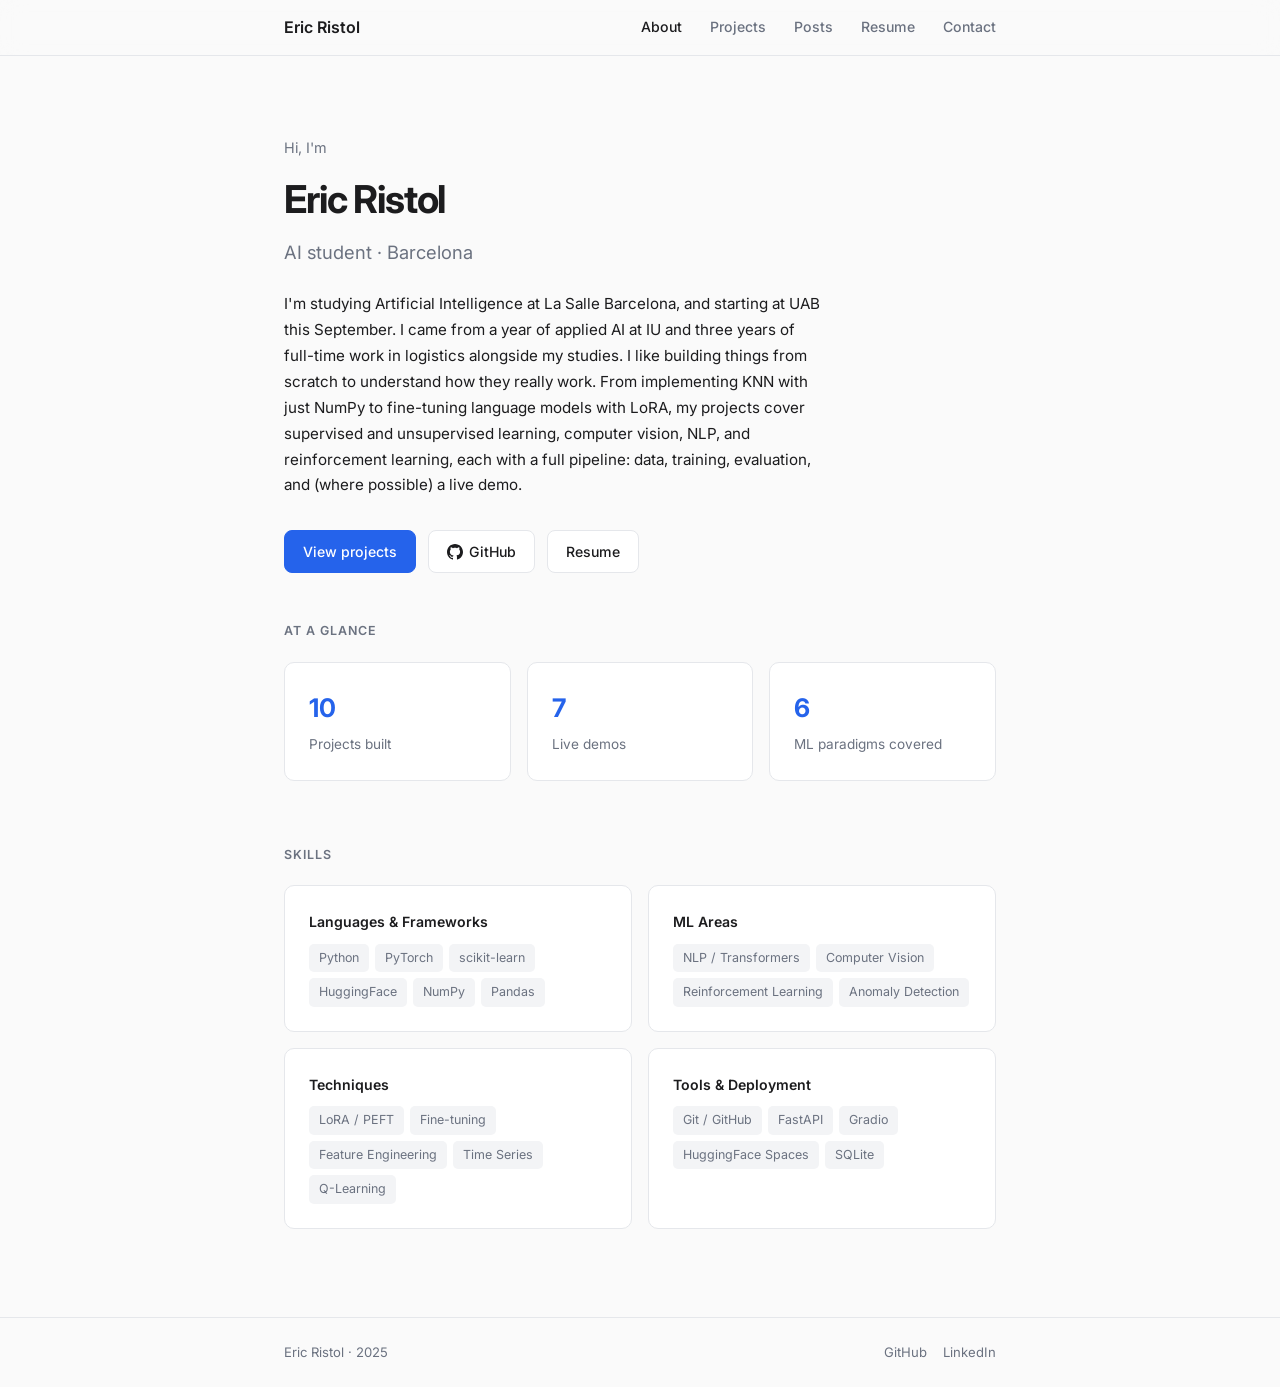
<file: index.html>
<!DOCTYPE html>
<html lang="en">
<head>
    <meta charset="UTF-8">
    <meta name="viewport" content="width=device-width, initial-scale=1.0">
    <title>Eric Ristol</title>
    <link rel="preconnect" href="https://fonts.googleapis.com">
    <link href="https://fonts.googleapis.com/css2?family=Inter:wght@400;500;600;700&display=swap" rel="stylesheet">
    <link rel="stylesheet" href="assets/style.css">
</head>
<body>

    <nav class="nav">
        <div class="nav-inner">
            <a class="nav-name" href="index.html">Eric Ristol</a>
            <button class="nav-toggle" onclick="document.querySelector('.nav-links').classList.toggle('open')" aria-label="Menu">
                <svg width="22" height="22" fill="none" stroke="currentColor" stroke-width="2"><path d="M4 7h14M4 12h14M4 17h14"/></svg>
            </button>
            <ul class="nav-links">
                <li><a href="index.html" class="active">About</a></li>
                <li><a href="projects.html">Projects</a></li>
                <li><a href="posts.html">Posts</a></li>
                <li><a href="resume.html">Resume</a></li>
                <li><a href="contact.html">Contact</a></li>
            </ul>
        </div>
    </nav>

    <div class="container">

        <section class="hero">
            <p class="hero-greeting">Hi, I'm</p>
            <h1>Eric Ristol</h1>
            <p class="role">AI student &middot; Barcelona</p>
            <p class="bio">
                I'm studying Artificial Intelligence at La Salle Barcelona, and starting at UAB this September.
                I came from a year of applied AI at IU and three years of full-time work in logistics alongside
                my studies. I like building things from scratch to understand how they really work. From
                implementing KNN with just NumPy to fine-tuning language models with LoRA, my projects cover
                supervised and unsupervised learning, computer vision, NLP, and reinforcement learning, each
                with a full pipeline: data, training, evaluation, and (where possible) a live demo.
            </p>
            <div class="hero-links">
                <a href="projects.html" class="btn btn-primary">View projects</a>
                <a href="https://github.com/Eric-Ristol" target="_blank" class="btn btn-secondary">
                    <svg width="16" height="16" viewBox="0 0 24 24" fill="currentColor"><path d="M12 0C5.37 0 0 5.37 0 12c0 5.3 3.438 9.8 8.205 11.387.6.113.82-.258.82-.577 0-.285-.01-1.04-.015-2.04-3.338.724-4.042-1.61-4.042-1.61-.546-1.387-1.333-1.756-1.333-1.756-1.09-.745.083-.73.083-.73 1.205.085 1.838 1.236 1.838 1.236 1.07 1.835 2.809 1.305 3.495.998.108-.776.417-1.305.76-1.605-2.665-.3-5.466-1.332-5.466-5.93 0-1.31.465-2.38 1.235-3.22-.135-.303-.54-1.523.105-3.176 0 0 1.005-.322 3.3 1.23.96-.267 1.98-.399 3-.405 1.02.006 2.04.138 3 .405 2.28-1.552 3.285-1.23 3.285-1.23.645 1.653.24 2.873.12 3.176.765.84 1.23 1.91 1.23 3.22 0 4.61-2.805 5.625-5.475 5.92.42.36.81 1.096.81 2.22 0 1.606-.015 2.896-.015 3.286 0 .315.21.69.825.57C20.565 21.795 24 17.295 24 12c0-6.63-5.37-12-12-12z"/></svg>
                    GitHub
                </a>
                <a href="resume.html" class="btn btn-secondary">Resume</a>
            </div>
        </section>

        <section class="highlights">
            <p class="highlights-label">At a glance</p>
            <div class="highlight-grid">
                <div class="highlight-card">
                    <div class="number">10</div>
                    <div class="label">Projects built</div>
                </div>
                <div class="highlight-card">
                    <div class="number">7</div>
                    <div class="label">Live demos</div>
                </div>
                <div class="highlight-card">
                    <div class="number">6</div>
                    <div class="label">ML paradigms covered</div>
                </div>
            </div>
        </section>

        <section class="skills-section">
            <p class="highlights-label">Skills</p>
            <div class="skill-groups">
                <div class="skill-group">
                    <h3>Languages & Frameworks</h3>
                    <div class="skill-tags">
                        <span class="skill-tag">Python</span>
                        <span class="skill-tag">PyTorch</span>
                        <span class="skill-tag">scikit-learn</span>
                        <span class="skill-tag">HuggingFace</span>
                        <span class="skill-tag">NumPy</span>
                        <span class="skill-tag">Pandas</span>
                    </div>
                </div>
                <div class="skill-group">
                    <h3>ML Areas</h3>
                    <div class="skill-tags">
                        <span class="skill-tag">NLP / Transformers</span>
                        <span class="skill-tag">Computer Vision</span>
                        <span class="skill-tag">Reinforcement Learning</span>
                        <span class="skill-tag">Anomaly Detection</span>
                    </div>
                </div>
                <div class="skill-group">
                    <h3>Techniques</h3>
                    <div class="skill-tags">
                        <span class="skill-tag">LoRA / PEFT</span>
                        <span class="skill-tag">Fine-tuning</span>
                        <span class="skill-tag">Feature Engineering</span>
                        <span class="skill-tag">Time Series</span>
                        <span class="skill-tag">Q-Learning</span>
                    </div>
                </div>
                <div class="skill-group">
                    <h3>Tools & Deployment</h3>
                    <div class="skill-tags">
                        <span class="skill-tag">Git / GitHub</span>
                        <span class="skill-tag">FastAPI</span>
                        <span class="skill-tag">Gradio</span>
                        <span class="skill-tag">HuggingFace Spaces</span>
                        <span class="skill-tag">SQLite</span>
                    </div>
                </div>
            </div>
        </section>

    </div>

    <footer class="footer">
        <div class="footer-inner">
            <span>Eric Ristol &middot; 2025</span>
            <div class="footer-links">
                <a href="https://github.com/Eric-Ristol" target="_blank">GitHub</a>
                <a href="https://linkedin.com/in/eric-ristol" target="_blank">LinkedIn</a>
            </div>
        </div>
    </footer>

</body>
</html>
</file>
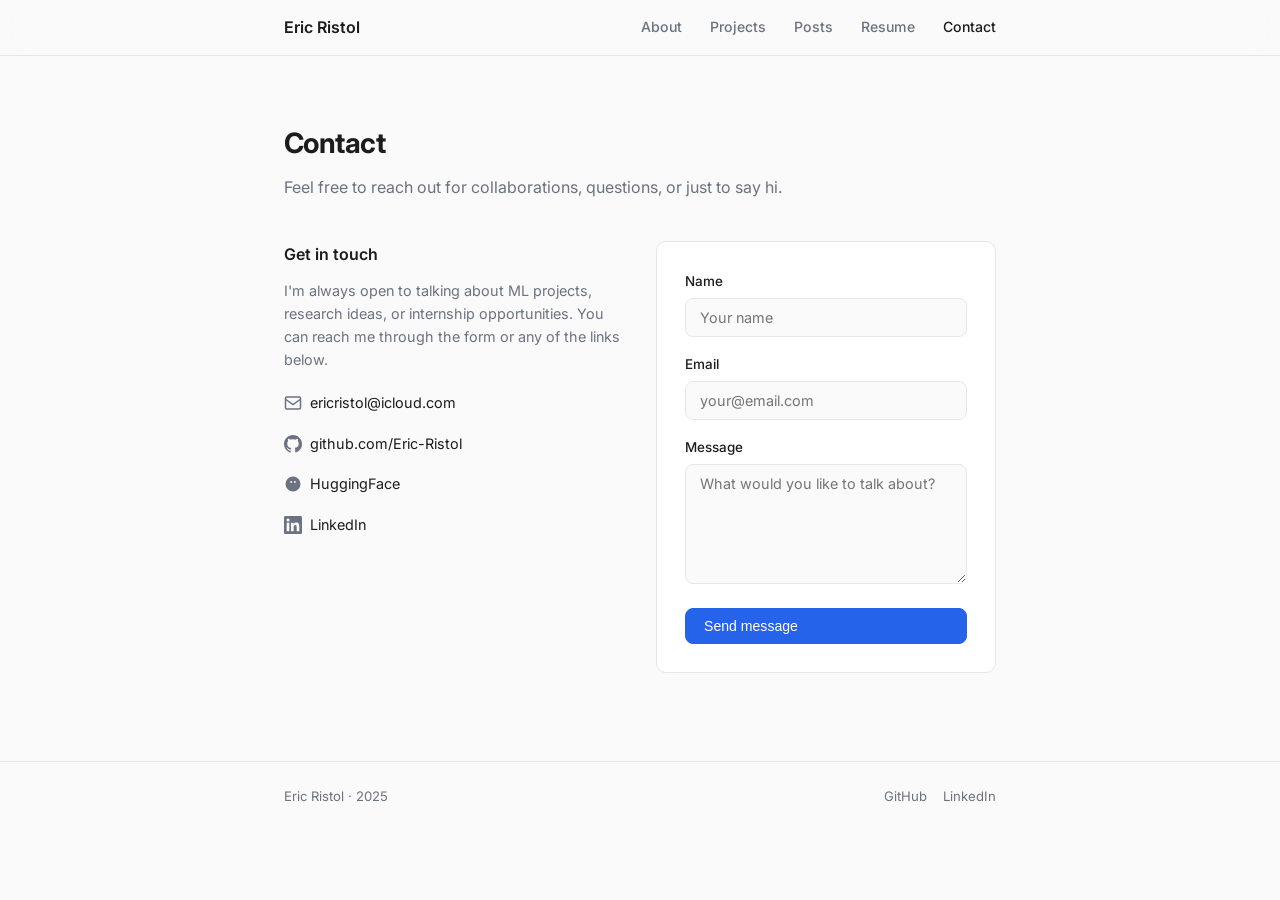
<file: contact.html>
<!DOCTYPE html>
<html lang="en">
<head>
    <meta charset="UTF-8">
    <meta name="viewport" content="width=device-width, initial-scale=1.0">
    <title>Contact - Eric Ristol</title>
    <link rel="preconnect" href="https://fonts.googleapis.com">
    <link href="https://fonts.googleapis.com/css2?family=Inter:wght@400;500;600;700&display=swap" rel="stylesheet">
    <link rel="stylesheet" href="assets/style.css">
</head>
<body>

    <nav class="nav">
        <div class="nav-inner">
            <a class="nav-name" href="index.html">Eric Ristol</a>
            <button class="nav-toggle" onclick="document.querySelector('.nav-links').classList.toggle('open')" aria-label="Menu">
                <svg width="22" height="22" fill="none" stroke="currentColor" stroke-width="2"><path d="M4 7h14M4 12h14M4 17h14"/></svg>
            </button>
            <ul class="nav-links">
                <li><a href="index.html">About</a></li>
                <li><a href="projects.html">Projects</a></li>
                <li><a href="posts.html">Posts</a></li>
                <li><a href="resume.html">Resume</a></li>
                <li><a href="contact.html" class="active">Contact</a></li>
            </ul>
        </div>
    </nav>

    <div class="container">

        <div class="page-top">
            <h1 class="page-title">Contact</h1>
            <p class="page-subtitle">Feel free to reach out for collaborations, questions, or just to say hi.</p>
        </div>

        <div class="contact-section">
            <div class="contact-grid">

                <div class="contact-info">
                    <h3>Get in touch</h3>
                    <p>
                        I'm always open to talking about ML projects, research ideas, or internship
                        opportunities. You can reach me through the form or any of the links below.
                    </p>
                    <ul class="contact-links">
                        <li>
                            <a href="mailto:ericristol@icloud.com">
                                <svg width="18" height="18" viewBox="0 0 24 24" fill="none" stroke="currentColor" stroke-width="2"><rect x="2" y="4" width="20" height="16" rx="2"/><path d="M22 7l-10 7L2 7"/></svg>
                                ericristol@icloud.com
                            </a>
                        </li>
                        <li>
                            <a href="https://github.com/Eric-Ristol" target="_blank">
                                <svg width="18" height="18" viewBox="0 0 24 24" fill="currentColor"><path d="M12 0C5.37 0 0 5.37 0 12c0 5.3 3.438 9.8 8.205 11.387.6.113.82-.258.82-.577 0-.285-.01-1.04-.015-2.04-3.338.724-4.042-1.61-4.042-1.61-.546-1.387-1.333-1.756-1.333-1.756-1.09-.745.083-.73.083-.73 1.205.085 1.838 1.236 1.838 1.236 1.07 1.835 2.809 1.305 3.495.998.108-.776.417-1.305.76-1.605-2.665-.3-5.466-1.332-5.466-5.93 0-1.31.465-2.38 1.235-3.22-.135-.303-.54-1.523.105-3.176 0 0 1.005-.322 3.3 1.23.96-.267 1.98-.399 3-.405 1.02.006 2.04.138 3 .405 2.28-1.552 3.285-1.23 3.285-1.23.645 1.653.24 2.873.12 3.176.765.84 1.23 1.91 1.23 3.22 0 4.61-2.805 5.625-5.475 5.92.42.36.81 1.096.81 2.22 0 1.606-.015 2.896-.015 3.286 0 .315.21.69.825.57C20.565 21.795 24 17.295 24 12c0-6.63-5.37-12-12-12z"/></svg>
                                github.com/Eric-Ristol
                            </a>
                        </li>
                        <li>
                            <a href="https://huggingface.co/EricRistol" target="_blank">
                                <svg width="18" height="18" viewBox="0 0 24 24" fill="currentColor"><path d="M12 2a10 10 0 100 20 10 10 0 000-20zm-2.5 8.5a1.25 1.25 0 110-2.5 1.25 1.25 0 010 2.5zm5 0a1.25 1.25 0 110-2.5 1.25 1.25 0 010 2.5zM8 13.5s1.5 2.5 4 2.5 4-2.5 4-2.5"/></svg>
                                HuggingFace
                            </a>
                        </li>
                        <li>
                            <a href="https://linkedin.com/in/eric-ristol" target="_blank">
                                <svg width="18" height="18" viewBox="0 0 24 24" fill="currentColor"><path d="M20.447 20.452h-3.554v-5.569c0-1.328-.027-3.037-1.852-3.037-1.853 0-2.136 1.445-2.136 2.939v5.667H9.351V9h3.414v1.561h.046c.477-.9 1.637-1.85 3.37-1.85 3.601 0 4.267 2.37 4.267 5.455v6.286zM5.337 7.433a2.062 2.062 0 01-2.063-2.065 2.064 2.064 0 112.063 2.065zm1.782 13.019H3.555V9h3.564v11.452zM22.225 0H1.771C.792 0 0 .774 0 1.729v20.542C0 23.227.792 24 1.771 24h20.451C23.2 24 24 23.227 24 22.271V1.729C24 .774 23.2 0 22.222 0h.003z"/></svg>
                                LinkedIn
                            </a>
                        </li>
                    </ul>
                </div>

                <div class="contact-form">
                    <!--
                        This form uses Formspree for handling submissions without a backend.
                        To activate it:
                        1. Go to https://formspree.io and create a free account
                        2. Create a new form and copy your form ID
                        3. Replace YOUR_FORM_ID below with your actual ID
                        The free tier gives you 50 submissions/month.
                    -->
                    <form action="https://formspree.io/f/YOUR_FORM_ID" method="POST">
                        <div class="form-group">
                            <label for="name">Name</label>
                            <input type="text" id="name" name="name" required placeholder="Your name">
                        </div>
                        <div class="form-group">
                            <label for="email">Email</label>
                            <input type="email" id="email" name="email" required placeholder="your@email.com">
                        </div>
                        <div class="form-group">
                            <label for="message">Message</label>
                            <textarea id="message" name="message" required placeholder="What would you like to talk about?"></textarea>
                        </div>
                        <button type="submit" class="btn btn-primary form-submit">Send message</button>
                    </form>
                </div>

            </div>
        </div>

    </div>

    <footer class="footer">
        <div class="footer-inner">
            <span>Eric Ristol &middot; 2025</span>
            <div class="footer-links">
                <a href="https://github.com/Eric-Ristol" target="_blank">GitHub</a>
                <a href="https://linkedin.com/in/eric-ristol" target="_blank">LinkedIn</a>
            </div>
        </div>
    </footer>

</body>
</html>
</file>
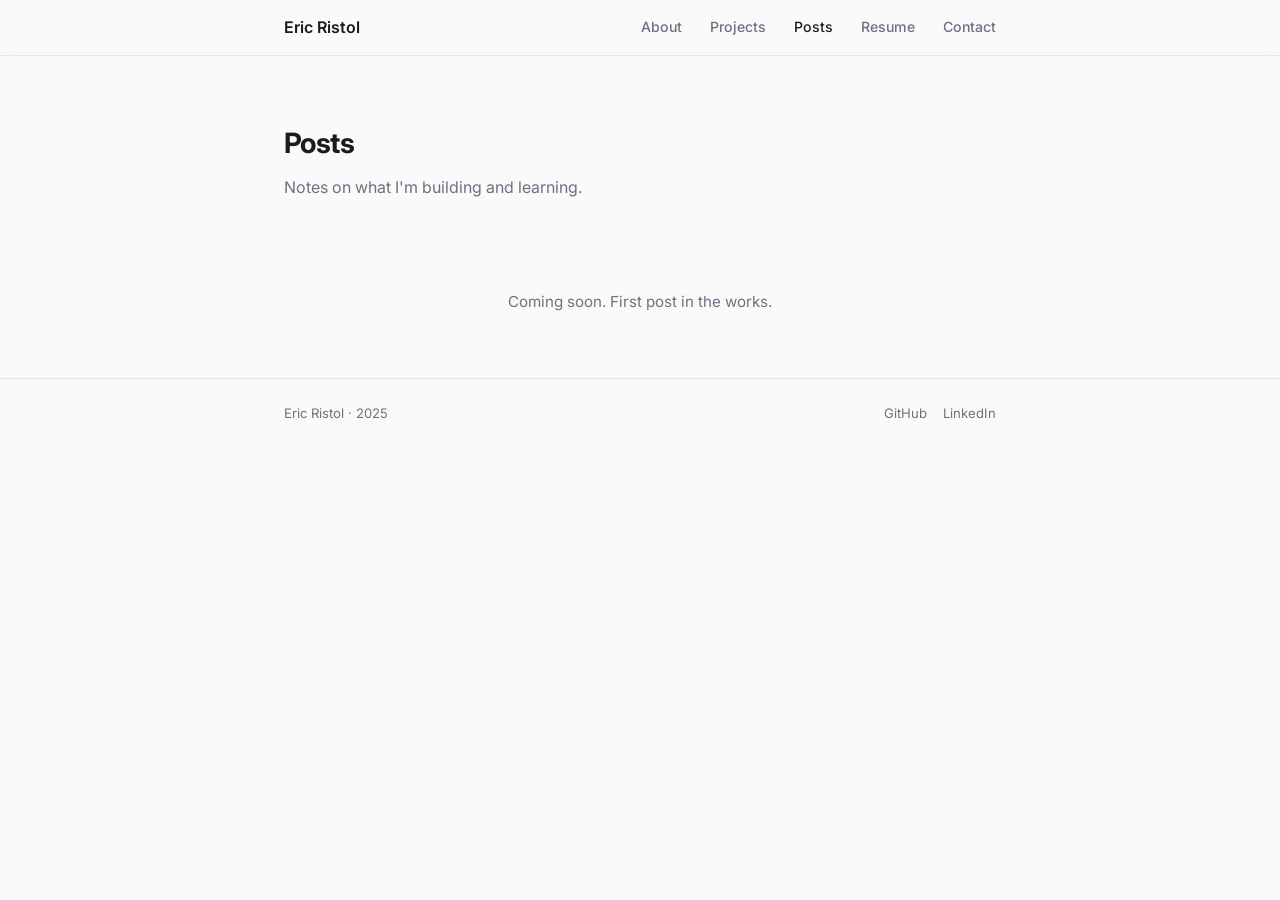
<file: posts.html>
<!DOCTYPE html>
<html lang="en">
<head>
    <meta charset="UTF-8">
    <meta name="viewport" content="width=device-width, initial-scale=1.0">
    <title>Posts - Eric Ristol</title>
    <link rel="preconnect" href="https://fonts.googleapis.com">
    <link href="https://fonts.googleapis.com/css2?family=Inter:wght@400;500;600;700&display=swap" rel="stylesheet">
    <link rel="stylesheet" href="assets/style.css">
</head>
<body>

    <nav class="nav">
        <div class="nav-inner">
            <a class="nav-name" href="index.html">Eric Ristol</a>
            <button class="nav-toggle" onclick="document.querySelector('.nav-links').classList.toggle('open')" aria-label="Menu">
                <svg width="22" height="22" fill="none" stroke="currentColor" stroke-width="2"><path d="M4 7h14M4 12h14M4 17h14"/></svg>
            </button>
            <ul class="nav-links">
                <li><a href="index.html">About</a></li>
                <li><a href="projects.html">Projects</a></li>
                <li><a href="posts.html" class="active">Posts</a></li>
                <li><a href="resume.html">Resume</a></li>
                <li><a href="contact.html">Contact</a></li>
            </ul>
        </div>
    </nav>

    <div class="container">

        <div class="page-top">
            <h1 class="page-title">Posts</h1>
            <p class="page-subtitle">Notes on what I'm building and learning.</p>
        </div>

        <div class="posts-list">

            <p class="posts-empty">Coming soon. First post in the works.</p>

            <!--
                To add a new post, copy this template:

                <a href="posts/your-post-slug.html" class="post-card">
                    <div class="post-meta">
                        <time>20 Apr 2026</time>
                        <span class="post-tag">Project</span>
                    </div>
                    <h2>Your Post Title</h2>
                    <p>A short summary of the post, 1-2 sentences.</p>
                </a>
            -->

        </div>

    </div>

    <footer class="footer">
        <div class="footer-inner">
            <span>Eric Ristol &middot; 2025</span>
            <div class="footer-links">
                <a href="https://github.com/Eric-Ristol" target="_blank">GitHub</a>
                <a href="https://linkedin.com/in/eric-ristol" target="_blank">LinkedIn</a>
            </div>
        </div>
    </footer>

</body>
</html>
</file>
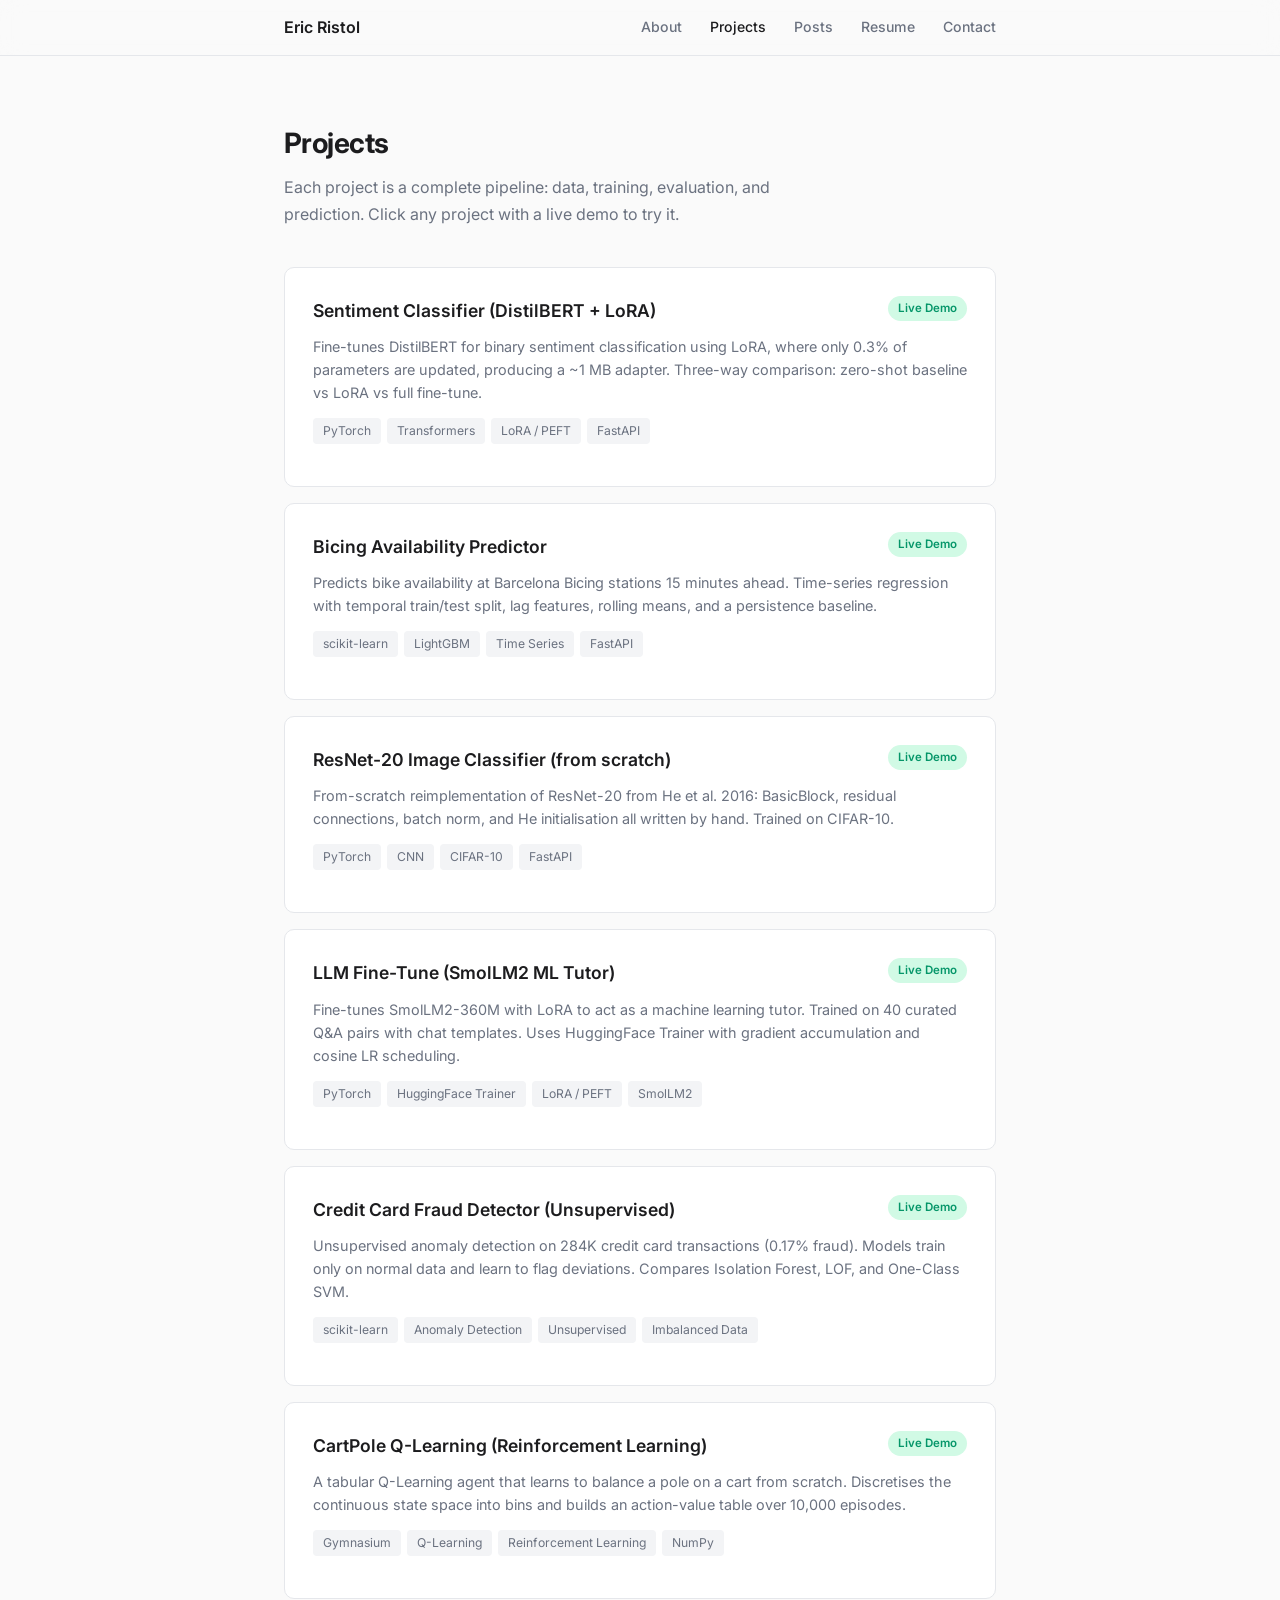
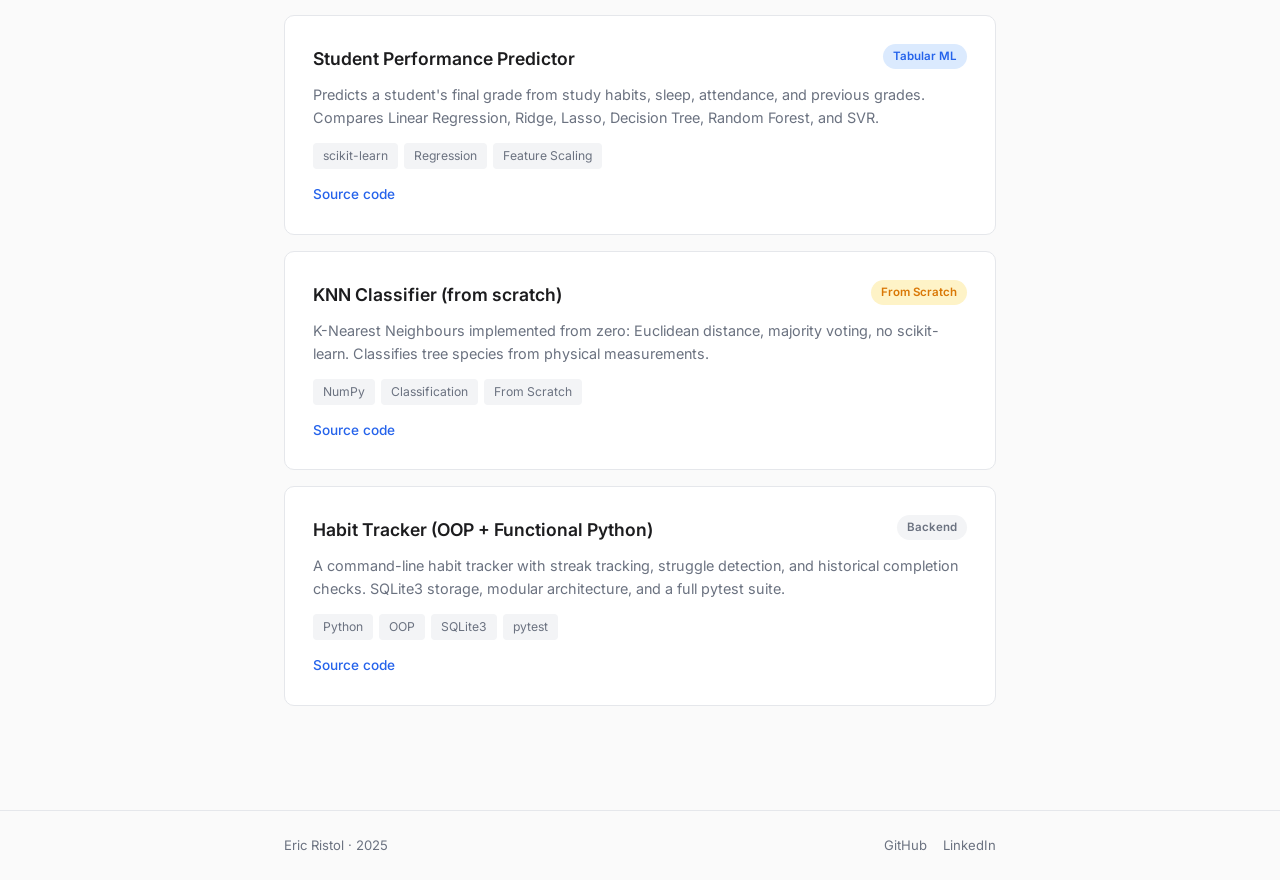
<file: projects.html>
<!DOCTYPE html>
<html lang="en">
<head>
    <meta charset="UTF-8">
    <meta name="viewport" content="width=device-width, initial-scale=1.0">
    <title>Projects - Eric Ristol</title>
    <link rel="preconnect" href="https://fonts.googleapis.com">
    <link href="https://fonts.googleapis.com/css2?family=Inter:wght@400;500;600;700&display=swap" rel="stylesheet">
    <link rel="stylesheet" href="assets/style.css">
</head>
<body>

    <nav class="nav">
        <div class="nav-inner">
            <a class="nav-name" href="index.html">Eric Ristol</a>
            <button class="nav-toggle" onclick="document.querySelector('.nav-links').classList.toggle('open')" aria-label="Menu">
                <svg width="22" height="22" fill="none" stroke="currentColor" stroke-width="2"><path d="M4 7h14M4 12h14M4 17h14"/></svg>
            </button>
            <ul class="nav-links">
                <li><a href="index.html">About</a></li>
                <li><a href="projects.html" class="active">Projects</a></li>
                <li><a href="posts.html">Posts</a></li>
                <li><a href="resume.html">Resume</a></li>
                <li><a href="contact.html">Contact</a></li>
            </ul>
        </div>
    </nav>

    <div class="container">

        <div class="page-top">
            <h1 class="page-title">Projects</h1>
            <p class="page-subtitle">Each project is a complete pipeline: data, training, evaluation, and prediction. Click any project with a live demo to try it.</p>
        </div>

        <div class="projects-grid">

            <!-- Sentiment Classifier -->
            <a href="projects/sentiment-classifier.html" class="project-card-link">
                <div class="project-card">
                    <div class="project-header">
                        <h3>Sentiment Classifier (DistilBERT + LoRA)</h3>
                        <span class="badge badge-live">Live Demo</span>
                    </div>
                    <p>
                        Fine-tunes DistilBERT for binary sentiment classification using LoRA, where only 0.3% of
                        parameters are updated, producing a ~1 MB adapter. Three-way comparison: zero-shot
                        baseline vs LoRA vs full fine-tune.
                    </p>
                    <div class="tags">
                        <span class="tag">PyTorch</span>
                        <span class="tag">Transformers</span>
                        <span class="tag">LoRA / PEFT</span>
                        <span class="tag">FastAPI</span>
                    </div>
                </div>
            </a>

            <!-- Bicing Predictor -->
            <a href="projects/bicing-predictor.html" class="project-card-link">
                <div class="project-card">
                    <div class="project-header">
                        <h3>Bicing Availability Predictor</h3>
                        <span class="badge badge-live">Live Demo</span>
                    </div>
                    <p>
                        Predicts bike availability at Barcelona Bicing stations 15 minutes ahead.
                        Time-series regression with temporal train/test split, lag features, rolling means,
                        and a persistence baseline.
                    </p>
                    <div class="tags">
                        <span class="tag">scikit-learn</span>
                        <span class="tag">LightGBM</span>
                        <span class="tag">Time Series</span>
                        <span class="tag">FastAPI</span>
                    </div>
                </div>
            </a>

            <!-- ResNet-20 -->
            <a href="projects/resnet-cifar10.html" class="project-card-link">
                <div class="project-card">
                    <div class="project-header">
                        <h3>ResNet-20 Image Classifier (from scratch)</h3>
                        <span class="badge badge-live">Live Demo</span>
                    </div>
                    <p>
                        From-scratch reimplementation of ResNet-20 from He et al. 2016: BasicBlock,
                        residual connections, batch norm, and He initialisation all written by hand.
                        Trained on CIFAR-10.
                    </p>
                    <div class="tags">
                        <span class="tag">PyTorch</span>
                        <span class="tag">CNN</span>
                        <span class="tag">CIFAR-10</span>
                        <span class="tag">FastAPI</span>
                    </div>
                </div>
            </a>

            <!-- ML Tutor -->
            <a href="projects/ml-tutor.html" class="project-card-link">
                <div class="project-card">
                    <div class="project-header">
                        <h3>LLM Fine-Tune (SmolLM2 ML Tutor)</h3>
                        <span class="badge badge-live">Live Demo</span>
                    </div>
                    <p>
                        Fine-tunes SmolLM2-360M with LoRA to act as a machine learning tutor. Trained on 40
                        curated Q&A pairs with chat templates. Uses HuggingFace Trainer with gradient
                        accumulation and cosine LR scheduling.
                    </p>
                    <div class="tags">
                        <span class="tag">PyTorch</span>
                        <span class="tag">HuggingFace Trainer</span>
                        <span class="tag">LoRA / PEFT</span>
                        <span class="tag">SmolLM2</span>
                    </div>
                </div>
            </a>

            <!-- Anomaly Detector -->
            <a href="projects/anomaly-detector.html" class="project-card-link">
                <div class="project-card">
                    <div class="project-header">
                        <h3>Credit Card Fraud Detector (Unsupervised)</h3>
                        <span class="badge badge-live">Live Demo</span>
                    </div>
                    <p>
                        Unsupervised anomaly detection on 284K credit card transactions (0.17% fraud).
                        Models train only on normal data and learn to flag deviations. Compares Isolation Forest,
                        LOF, and One-Class SVM.
                    </p>
                    <div class="tags">
                        <span class="tag">scikit-learn</span>
                        <span class="tag">Anomaly Detection</span>
                        <span class="tag">Unsupervised</span>
                        <span class="tag">Imbalanced Data</span>
                    </div>
                </div>
            </a>

            <!-- CartPole -->
            <a href="projects/cartpole-qlearning.html" class="project-card-link">
                <div class="project-card">
                    <div class="project-header">
                        <h3>CartPole Q-Learning (Reinforcement Learning)</h3>
                        <span class="badge badge-live">Live Demo</span>
                    </div>
                    <p>
                        A tabular Q-Learning agent that learns to balance a pole on a cart from scratch.
                        Discretises the continuous state space into bins and builds an action-value table
                        over 10,000 episodes.
                    </p>
                    <div class="tags">
                        <span class="tag">Gymnasium</span>
                        <span class="tag">Q-Learning</span>
                        <span class="tag">Reinforcement Learning</span>
                        <span class="tag">NumPy</span>
                    </div>
                </div>
            </a>

            <!-- Grade Predictor (no demo, not clickable) -->
            <div class="project-card">
                <div class="project-header">
                    <h3>Student Performance Predictor</h3>
                    <span class="badge badge-ml">Tabular ML</span>
                </div>
                <p>
                    Predicts a student's final grade from study habits, sleep, attendance, and previous grades.
                    Compares Linear Regression, Ridge, Lasso, Decision Tree, Random Forest, and SVR.
                </p>
                <div class="tags">
                    <span class="tag">scikit-learn</span>
                    <span class="tag">Regression</span>
                    <span class="tag">Feature Scaling</span>
                </div>
                <div class="project-links">
                    <a href="https://github.com/Eric-Ristol/grade-predictor" target="_blank">Source code</a>
                </div>
            </div>

            <!-- KNN (no demo, not clickable) -->
            <div class="project-card">
                <div class="project-header">
                    <h3>KNN Classifier (from scratch)</h3>
                    <span class="badge badge-scratch">From Scratch</span>
                </div>
                <p>
                    K-Nearest Neighbours implemented from zero: Euclidean distance, majority voting,
                    no scikit-learn. Classifies tree species from physical measurements.
                </p>
                <div class="tags">
                    <span class="tag">NumPy</span>
                    <span class="tag">Classification</span>
                    <span class="tag">From Scratch</span>
                </div>
                <div class="project-links">
                    <a href="https://github.com/Eric-Ristol/knn-from-scratch" target="_blank">Source code</a>
                </div>
            </div>

            <!-- Habit Tracker (no demo, not clickable) -->
            <div class="project-card">
                <div class="project-header">
                    <h3>Habit Tracker (OOP + Functional Python)</h3>
                    <span class="badge badge-backend">Backend</span>
                </div>
                <p>
                    A command-line habit tracker with streak tracking, struggle detection, and historical
                    completion checks. SQLite3 storage, modular architecture, and a full pytest suite.
                </p>
                <div class="tags">
                    <span class="tag">Python</span>
                    <span class="tag">OOP</span>
                    <span class="tag">SQLite3</span>
                    <span class="tag">pytest</span>
                </div>
                <div class="project-links">
                    <a href="https://github.com/Eric-Ristol/HabitTrackerIU" target="_blank">Source code</a>
                </div>
            </div>

        </div>
    </div>

    <footer class="footer">
        <div class="footer-inner">
            <span>Eric Ristol &middot; 2025</span>
            <div class="footer-links">
                <a href="https://github.com/Eric-Ristol" target="_blank">GitHub</a>
                <a href="https://linkedin.com/in/eric-ristol" target="_blank">LinkedIn</a>
            </div>
        </div>
    </footer>

</body>
</html>
</file>
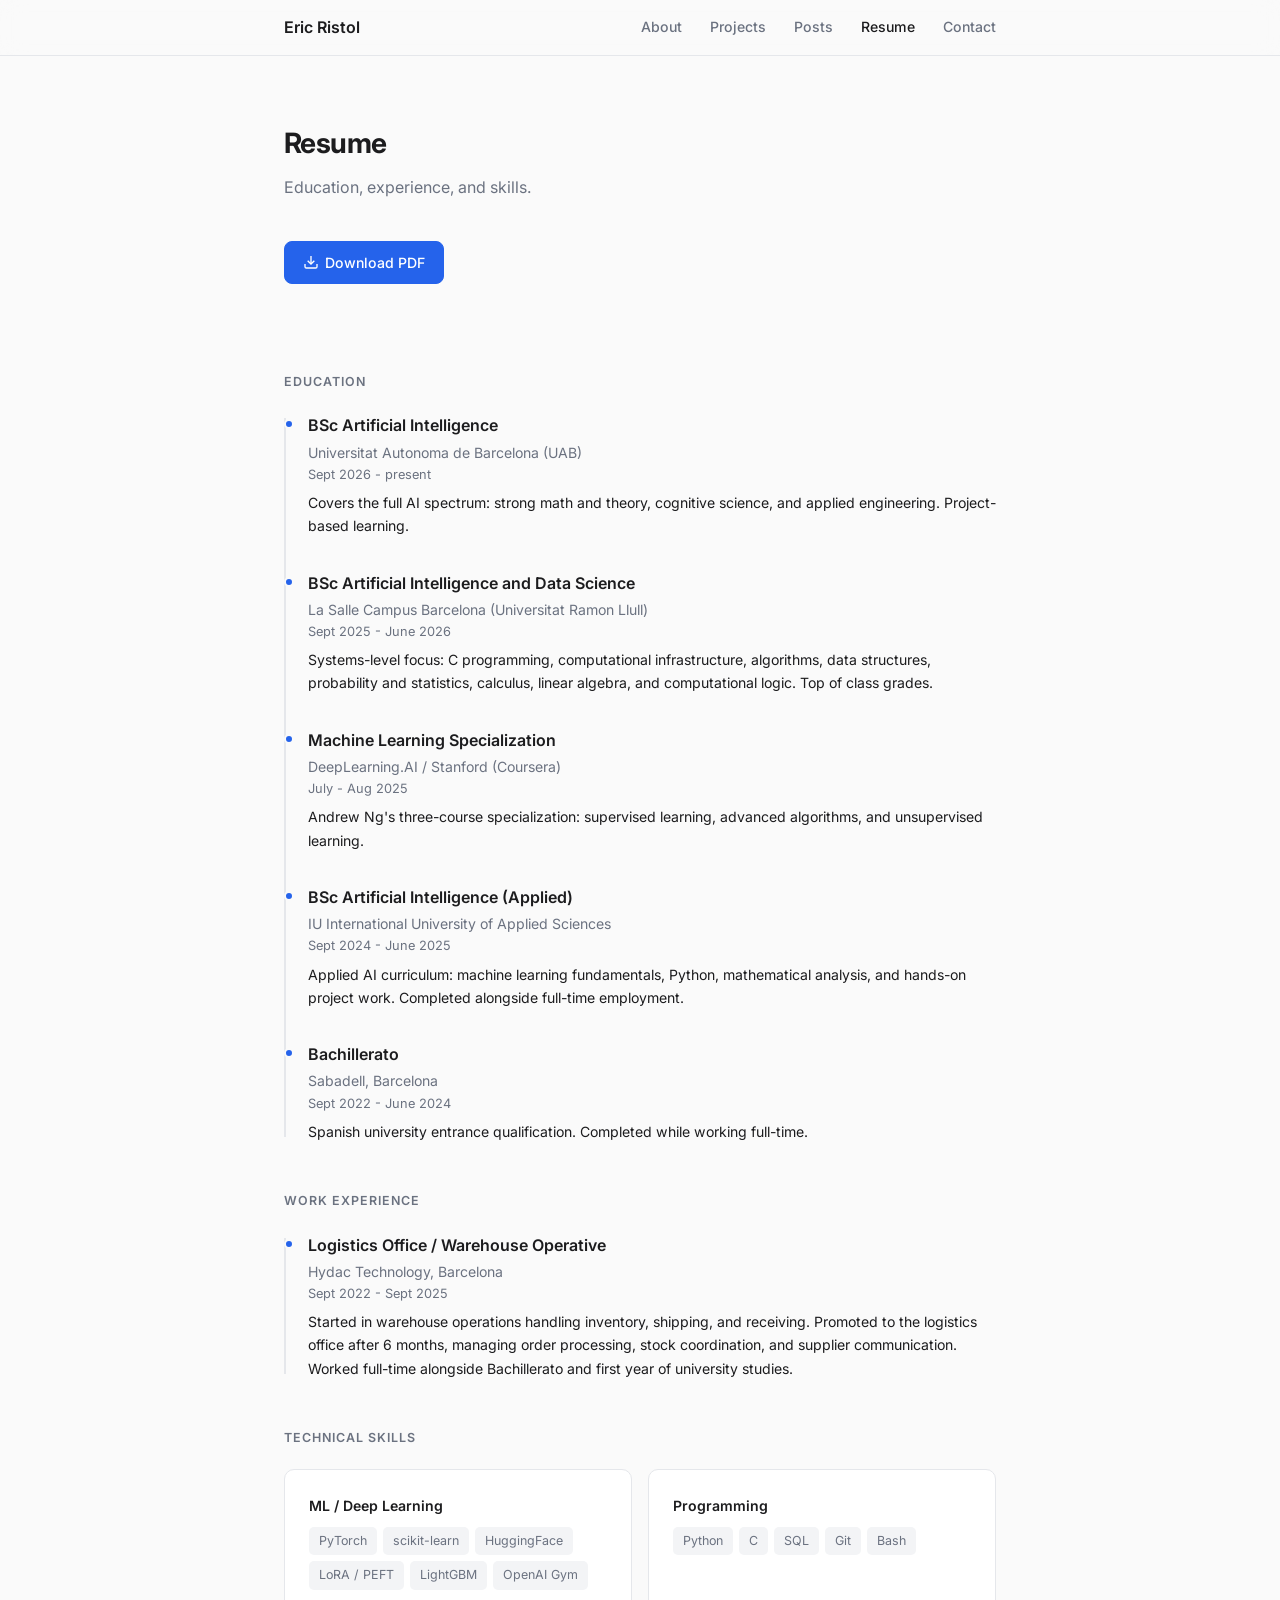
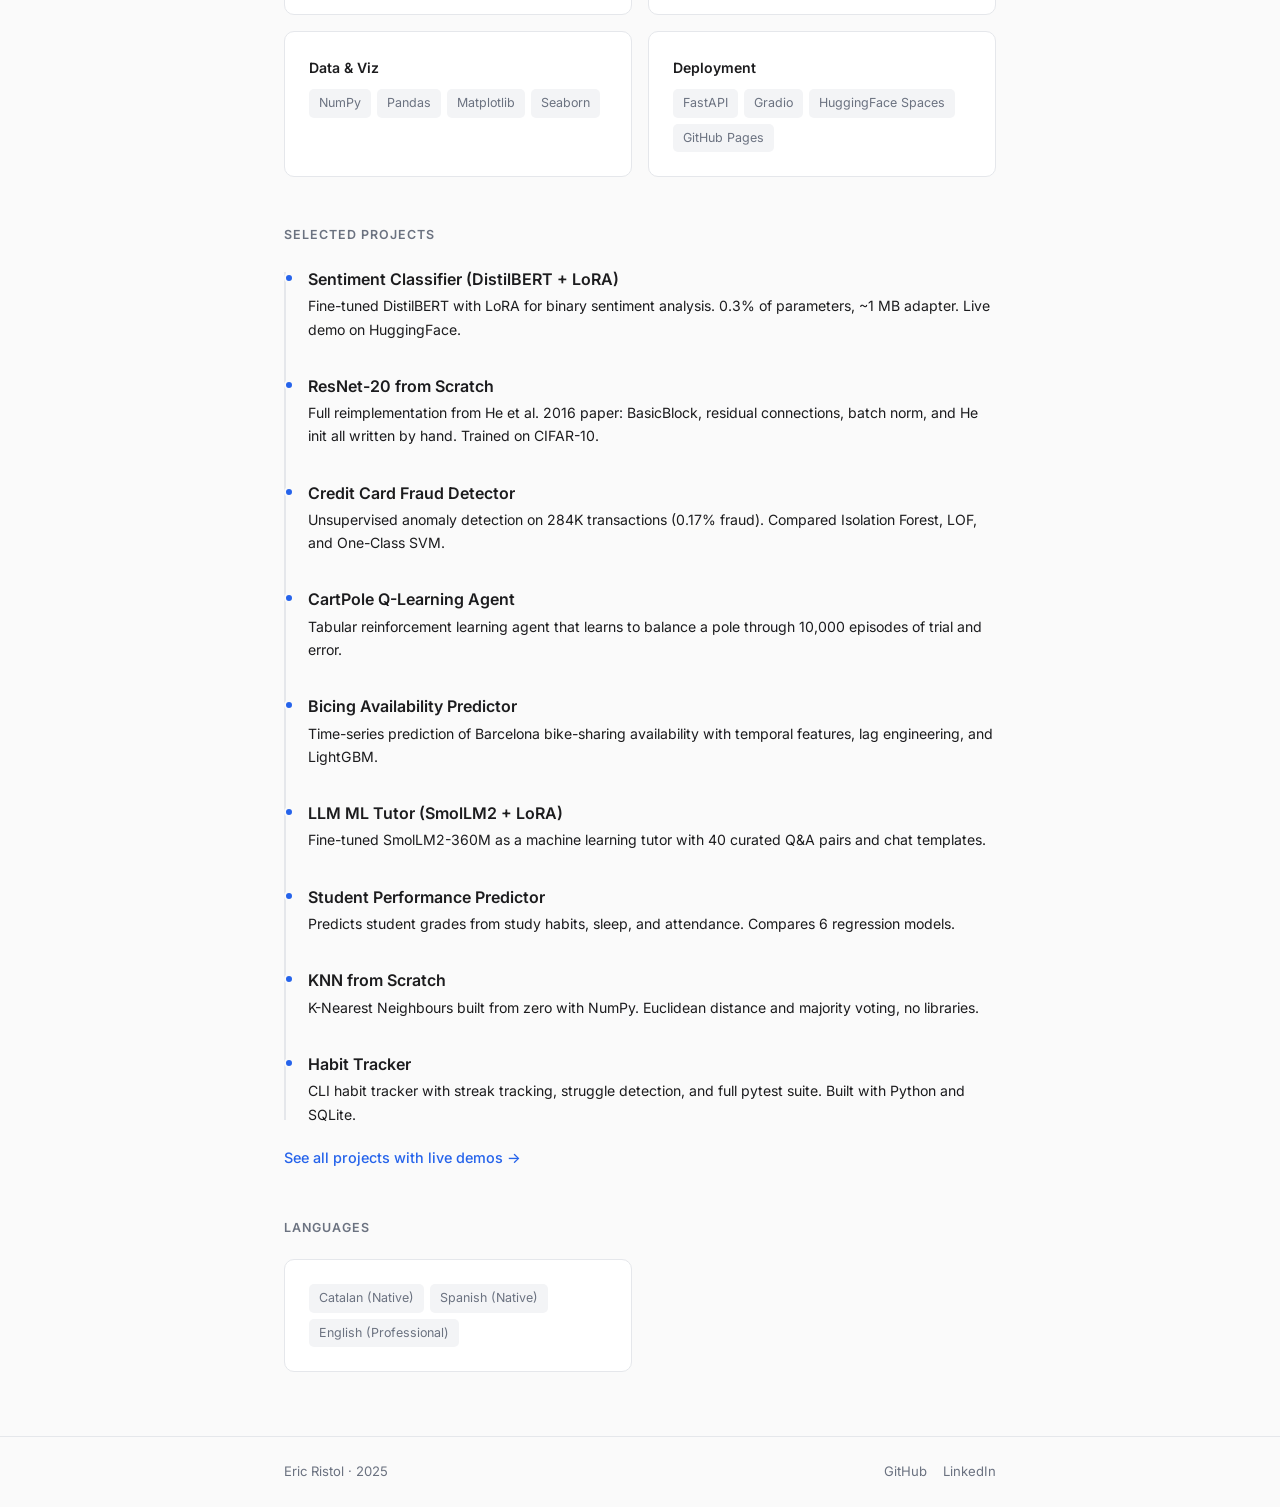
<file: resume.html>
<!DOCTYPE html>
<html lang="en">
<head>
    <meta charset="UTF-8">
    <meta name="viewport" content="width=device-width, initial-scale=1.0">
    <title>Resume - Eric Ristol</title>
    <link rel="preconnect" href="https://fonts.googleapis.com">
    <link href="https://fonts.googleapis.com/css2?family=Inter:wght@400;500;600;700&display=swap" rel="stylesheet">
    <link rel="stylesheet" href="assets/style.css">
</head>
<body>

    <nav class="nav">
        <div class="nav-inner">
            <a class="nav-name" href="index.html">Eric Ristol</a>
            <button class="nav-toggle" onclick="document.querySelector('.nav-links').classList.toggle('open')" aria-label="Menu">
                <svg width="22" height="22" fill="none" stroke="currentColor" stroke-width="2"><path d="M4 7h14M4 12h14M4 17h14"/></svg>
            </button>
            <ul class="nav-links">
                <li><a href="index.html">About</a></li>
                <li><a href="projects.html">Projects</a></li>
                <li><a href="posts.html">Posts</a></li>
                <li><a href="resume.html" class="active">Resume</a></li>
                <li><a href="contact.html">Contact</a></li>
            </ul>
        </div>
    </nav>

    <div class="container">

        <div class="page-top">
            <h1 class="page-title">Resume</h1>
            <p class="page-subtitle">Education, experience, and skills.</p>
        </div>

        <!-- Download -->
        <div class="resume-section resume-download">
            <a href="assets/Eric_Ristol_CV.pdf" class="btn btn-primary" download>
                <svg width="16" height="16" fill="none" stroke="currentColor" stroke-width="2" viewBox="0 0 24 24"><path d="M21 15v4a2 2 0 01-2 2H5a2 2 0 01-2-2v-4"/><polyline points="7 10 12 15 17 10"/><line x1="12" y1="15" x2="12" y2="3"/></svg>
                Download PDF
            </a>
        </div>

        <!-- Education -->
        <div class="resume-section">
            <p class="resume-label">Education</p>
            <div class="timeline">
                <div class="timeline-item">
                    <h3>BSc Artificial Intelligence</h3>
                    <p class="where">Universitat Autonoma de Barcelona (UAB)</p>
                    <p class="when">Sept 2026 - present</p>
                    <p class="details">
                        Covers the full AI spectrum: strong math and theory, cognitive science, and applied
                        engineering. Project-based learning.
                    </p>
                </div>
                <div class="timeline-item">
                    <h3>BSc Artificial Intelligence and Data Science</h3>
                    <p class="where">La Salle Campus Barcelona (Universitat Ramon Llull)</p>
                    <p class="when">Sept 2025 - June 2026</p>
                    <p class="details">
                        Systems-level focus: C programming, computational infrastructure, algorithms, data structures,
                        probability and statistics, calculus, linear algebra, and computational logic. Top of class grades.
                    </p>
                </div>
                <div class="timeline-item">
                    <h3>Machine Learning Specialization</h3>
                    <p class="where">DeepLearning.AI / Stanford (Coursera)</p>
                    <p class="when">July - Aug 2025</p>
                    <p class="details">
                        Andrew Ng's three-course specialization: supervised learning, advanced algorithms,
                        and unsupervised learning.
                    </p>
                </div>
                <div class="timeline-item">
                    <h3>BSc Artificial Intelligence (Applied)</h3>
                    <p class="where">IU International University of Applied Sciences</p>
                    <p class="when">Sept 2024 - June 2025</p>
                    <p class="details">
                        Applied AI curriculum: machine learning fundamentals, Python, mathematical analysis, and hands-on
                        project work. Completed alongside full-time employment.
                    </p>
                </div>
                <div class="timeline-item">
                    <h3>Bachillerato</h3>
                    <p class="where">Sabadell, Barcelona</p>
                    <p class="when">Sept 2022 - June 2024</p>
                    <p class="details">
                        Spanish university entrance qualification. Completed while working full-time.
                    </p>
                </div>
            </div>
        </div>

        <!-- Work Experience -->
        <div class="resume-section">
            <p class="resume-label">Work Experience</p>
            <div class="timeline">
                <div class="timeline-item">
                    <h3>Logistics Office / Warehouse Operative</h3>
                    <p class="where">Hydac Technology, Barcelona</p>
                    <p class="when">Sept 2022 - Sept 2025</p>
                    <p class="details">
                        Started in warehouse operations handling inventory, shipping, and receiving.
                        Promoted to the logistics office after 6 months, managing order processing,
                        stock coordination, and supplier communication.
                        Worked full-time alongside Bachillerato and first year of university studies.
                    </p>
                </div>
            </div>
        </div>

        <!-- Technical Skills -->
        <div class="resume-section">
            <p class="resume-label">Technical Skills</p>
            <div class="skill-groups">
                <div class="skill-group">
                    <h3>ML / Deep Learning</h3>
                    <div class="skill-tags">
                        <span class="skill-tag">PyTorch</span>
                        <span class="skill-tag">scikit-learn</span>
                        <span class="skill-tag">HuggingFace</span>
                        <span class="skill-tag">LoRA / PEFT</span>
                        <span class="skill-tag">LightGBM</span>
                        <span class="skill-tag">OpenAI Gym</span>
                    </div>
                </div>
                <div class="skill-group">
                    <h3>Programming</h3>
                    <div class="skill-tags">
                        <span class="skill-tag">Python</span>
                        <span class="skill-tag">C</span>
                        <span class="skill-tag">SQL</span>
                        <span class="skill-tag">Git</span>
                        <span class="skill-tag">Bash</span>
                    </div>
                </div>
                <div class="skill-group">
                    <h3>Data & Viz</h3>
                    <div class="skill-tags">
                        <span class="skill-tag">NumPy</span>
                        <span class="skill-tag">Pandas</span>
                        <span class="skill-tag">Matplotlib</span>
                        <span class="skill-tag">Seaborn</span>
                    </div>
                </div>
                <div class="skill-group">
                    <h3>Deployment</h3>
                    <div class="skill-tags">
                        <span class="skill-tag">FastAPI</span>
                        <span class="skill-tag">Gradio</span>
                        <span class="skill-tag">HuggingFace Spaces</span>
                        <span class="skill-tag">GitHub Pages</span>
                    </div>
                </div>
            </div>
        </div>

        <!-- Selected Projects -->
        <div class="resume-section">
            <p class="resume-label">Selected Projects</p>
            <div class="timeline">
                <div class="timeline-item">
                    <h3>Sentiment Classifier (DistilBERT + LoRA)</h3>
                    <p class="details">Fine-tuned DistilBERT with LoRA for binary sentiment analysis. 0.3% of parameters, ~1 MB adapter. Live demo on HuggingFace.</p>
                </div>
                <div class="timeline-item">
                    <h3>ResNet-20 from Scratch</h3>
                    <p class="details">Full reimplementation from He et al. 2016 paper: BasicBlock, residual connections, batch norm, and He init all written by hand. Trained on CIFAR-10.</p>
                </div>
                <div class="timeline-item">
                    <h3>Credit Card Fraud Detector</h3>
                    <p class="details">Unsupervised anomaly detection on 284K transactions (0.17% fraud). Compared Isolation Forest, LOF, and One-Class SVM.</p>
                </div>
                <div class="timeline-item">
                    <h3>CartPole Q-Learning Agent</h3>
                    <p class="details">Tabular reinforcement learning agent that learns to balance a pole through 10,000 episodes of trial and error.</p>
                </div>
                <div class="timeline-item">
                    <h3>Bicing Availability Predictor</h3>
                    <p class="details">Time-series prediction of Barcelona bike-sharing availability with temporal features, lag engineering, and LightGBM.</p>
                </div>
                <div class="timeline-item">
                    <h3>LLM ML Tutor (SmolLM2 + LoRA)</h3>
                    <p class="details">Fine-tuned SmolLM2-360M as a machine learning tutor with 40 curated Q&A pairs and chat templates.</p>
                </div>
                <div class="timeline-item">
                    <h3>Student Performance Predictor</h3>
                    <p class="details">Predicts student grades from study habits, sleep, and attendance. Compares 6 regression models.</p>
                </div>
                <div class="timeline-item">
                    <h3>KNN from Scratch</h3>
                    <p class="details">K-Nearest Neighbours built from zero with NumPy. Euclidean distance and majority voting, no libraries.</p>
                </div>
                <div class="timeline-item">
                    <h3>Habit Tracker</h3>
                    <p class="details">CLI habit tracker with streak tracking, struggle detection, and full pytest suite. Built with Python and SQLite.</p>
                </div>
            </div>
            <p style="margin-top: 20px;">
                <a href="projects.html" style="font-size: 0.9rem; font-weight: 500;">See all projects with live demos &rarr;</a>
            </p>
        </div>

        <!-- Languages -->
        <div class="resume-section">
            <p class="resume-label">Languages</p>
            <div class="skill-groups">
                <div class="skill-group">
                    <div class="skill-tags">
                        <span class="skill-tag">Catalan (Native)</span>
                        <span class="skill-tag">Spanish (Native)</span>
                        <span class="skill-tag">English (Professional)</span>
                    </div>
                </div>
            </div>
        </div>

    </div>

    <footer class="footer">
        <div class="footer-inner">
            <span>Eric Ristol &middot; 2025</span>
            <div class="footer-links">
                <a href="https://github.com/Eric-Ristol" target="_blank">GitHub</a>
                <a href="https://linkedin.com/in/eric-ristol" target="_blank">LinkedIn</a>
            </div>
        </div>
    </footer>

</body>
</html>
</file>
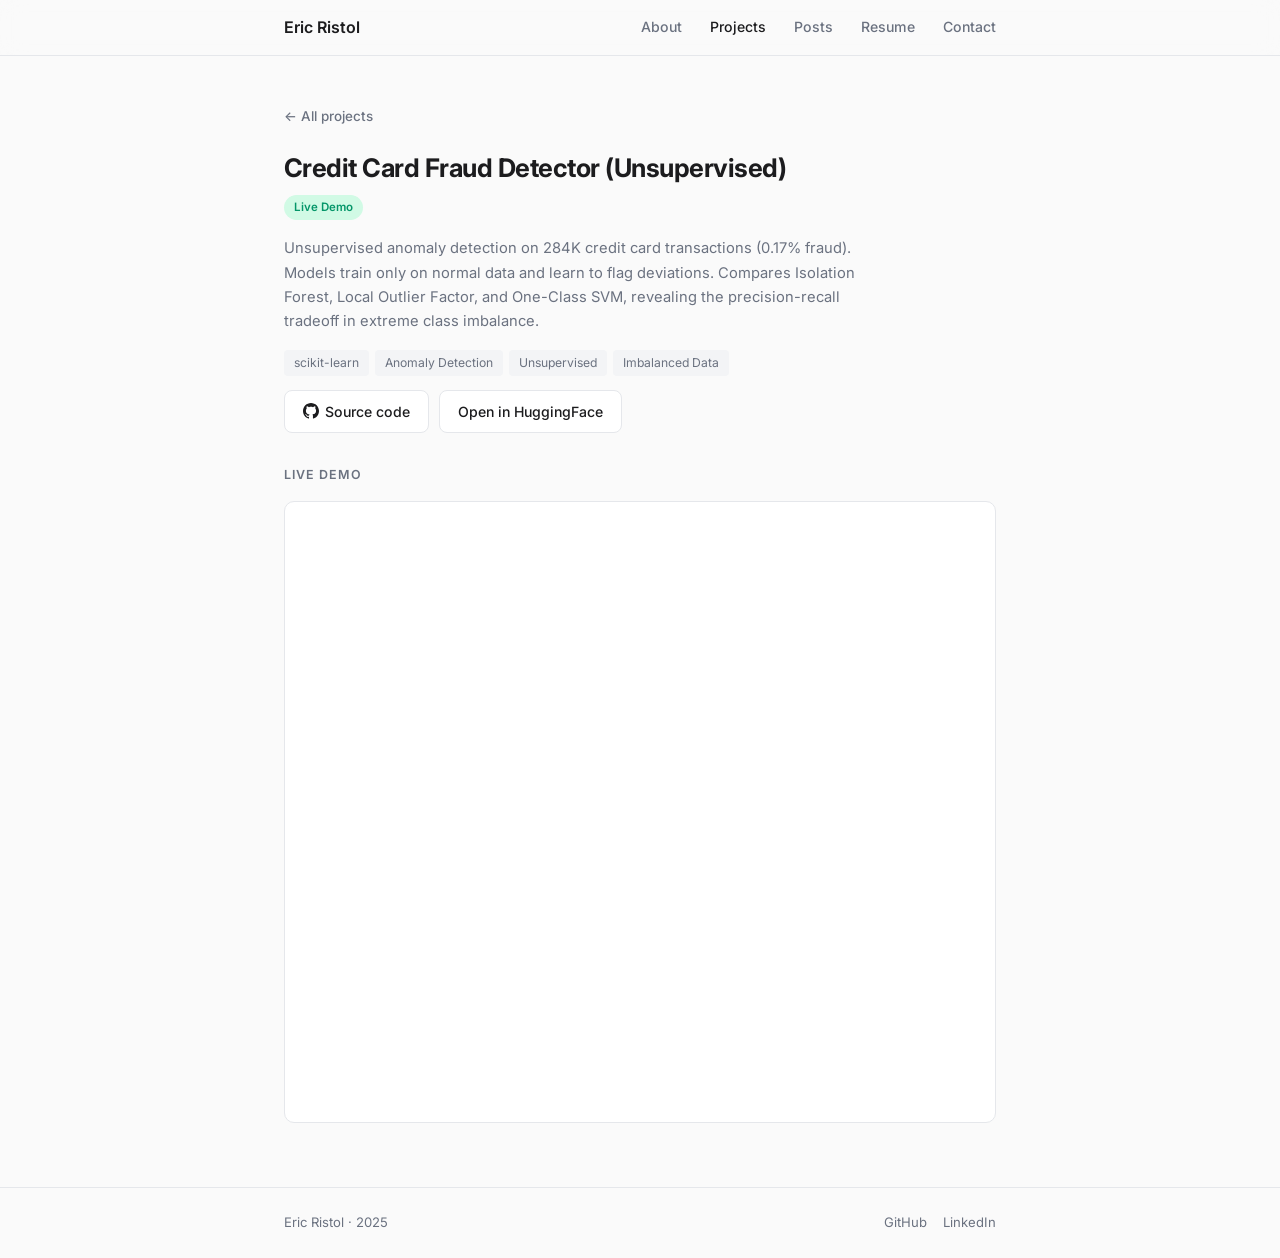
<file: projects/anomaly-detector.html>
<!DOCTYPE html>
<html lang="en">
<head>
    <meta charset="UTF-8">
    <meta name="viewport" content="width=device-width, initial-scale=1.0">
    <title>Anomaly Detector - Eric Ristol</title>
    <link rel="preconnect" href="https://fonts.googleapis.com">
    <link href="https://fonts.googleapis.com/css2?family=Inter:wght@400;500;600;700&display=swap" rel="stylesheet">
    <link rel="stylesheet" href="../assets/style.css">
</head>
<body>

    <nav class="nav">
        <div class="nav-inner">
            <a class="nav-name" href="../index.html">Eric Ristol</a>
            <button class="nav-toggle" onclick="document.querySelector('.nav-links').classList.toggle('open')" aria-label="Menu">
                <svg width="22" height="22" fill="none" stroke="currentColor" stroke-width="2"><path d="M4 7h14M4 12h14M4 17h14"/></svg>
            </button>
            <ul class="nav-links">
                <li><a href="../index.html">About</a></li>
                <li><a href="../projects.html" class="active">Projects</a></li>
                <li><a href="../posts.html">Posts</a></li>
                <li><a href="../resume.html">Resume</a></li>
                <li><a href="../contact.html">Contact</a></li>
            </ul>
        </div>
    </nav>

    <div class="container">
        <div class="project-detail-header">
            <a href="../projects.html" class="back-link">&larr; All projects</a>
            <h1>Credit Card Fraud Detector (Unsupervised)</h1>
            <div class="badges">
                <span class="badge badge-live">Live Demo</span>
            </div>
            <p>
                Unsupervised anomaly detection on 284K credit card transactions (0.17% fraud).
                Models train only on normal data and learn to flag deviations. Compares Isolation Forest,
                Local Outlier Factor, and One-Class SVM, revealing the precision-recall tradeoff
                in extreme class imbalance.
            </p>
            <div class="tags">
                <span class="tag">scikit-learn</span>
                <span class="tag">Anomaly Detection</span>
                <span class="tag">Unsupervised</span>
                <span class="tag">Imbalanced Data</span>
            </div>
            <div class="project-detail-links">
                <a href="https://github.com/Eric-Ristol/anomaly-detector" target="_blank" class="btn btn-secondary">
                    <svg width="16" height="16" viewBox="0 0 24 24" fill="currentColor"><path d="M12 0C5.37 0 0 5.37 0 12c0 5.3 3.438 9.8 8.205 11.387.6.113.82-.258.82-.577 0-.285-.01-1.04-.015-2.04-3.338.724-4.042-1.61-4.042-1.61-.546-1.387-1.333-1.756-1.333-1.756-1.09-.745.083-.73.083-.73 1.205.085 1.838 1.236 1.838 1.236 1.07 1.835 2.809 1.305 3.495.998.108-.776.417-1.305.76-1.605-2.665-.3-5.466-1.332-5.466-5.93 0-1.31.465-2.38 1.235-3.22-.135-.303-.54-1.523.105-3.176 0 0 1.005-.322 3.3 1.23.96-.267 1.98-.399 3-.405 1.02.006 2.04.138 3 .405 2.28-1.552 3.285-1.23 3.285-1.23.645 1.653.24 2.873.12 3.176.765.84 1.23 1.91 1.23 3.22 0 4.61-2.805 5.625-5.475 5.92.42.36.81 1.096.81 2.22 0 1.606-.015 2.896-.015 3.286 0 .315.21.69.825.57C20.565 21.795 24 17.295 24 12c0-6.63-5.37-12-12-12z"/></svg>
                    Source code
                </a>
                <a href="https://huggingface.co/spaces/EricRistol/anomaly-detector" target="_blank" class="btn btn-secondary">Open in HuggingFace</a>
            </div>
        </div>

        <div class="demo-section">
            <h2>Live Demo</h2>
            <div class="demo-frame">
                <iframe src="https://EricRistol-anomaly-detector.hf.space" loading="lazy" title="Anomaly Detector demo"></iframe>
            </div>
        </div>
    </div>

    <footer class="footer">
        <div class="footer-inner">
            <span>Eric Ristol &middot; 2025</span>
            <div class="footer-links">
                <a href="https://github.com/Eric-Ristol" target="_blank">GitHub</a>
                <a href="https://linkedin.com/in/eric-ristol" target="_blank">LinkedIn</a>
            </div>
        </div>
    </footer>

</body>
</html>
</file>
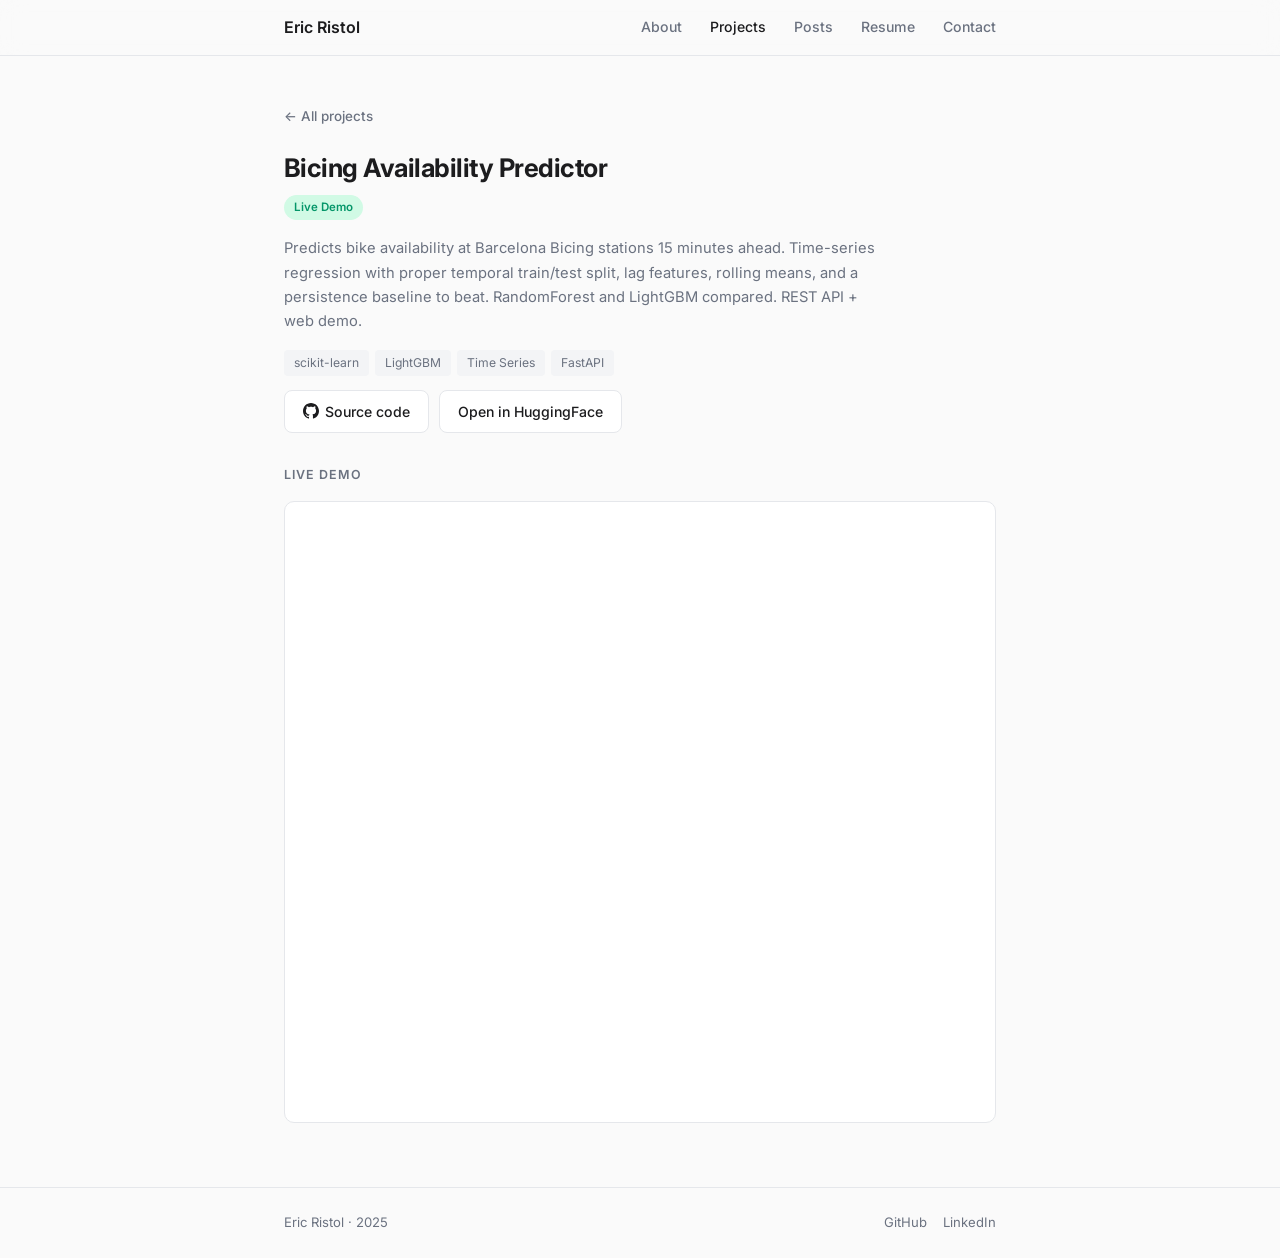
<file: projects/bicing-predictor.html>
<!DOCTYPE html>
<html lang="en">
<head>
    <meta charset="UTF-8">
    <meta name="viewport" content="width=device-width, initial-scale=1.0">
    <title>Bicing Predictor - Eric Ristol</title>
    <link rel="preconnect" href="https://fonts.googleapis.com">
    <link href="https://fonts.googleapis.com/css2?family=Inter:wght@400;500;600;700&display=swap" rel="stylesheet">
    <link rel="stylesheet" href="../assets/style.css">
</head>
<body>

    <nav class="nav">
        <div class="nav-inner">
            <a class="nav-name" href="../index.html">Eric Ristol</a>
            <button class="nav-toggle" onclick="document.querySelector('.nav-links').classList.toggle('open')" aria-label="Menu">
                <svg width="22" height="22" fill="none" stroke="currentColor" stroke-width="2"><path d="M4 7h14M4 12h14M4 17h14"/></svg>
            </button>
            <ul class="nav-links">
                <li><a href="../index.html">About</a></li>
                <li><a href="../projects.html" class="active">Projects</a></li>
                <li><a href="../posts.html">Posts</a></li>
                <li><a href="../resume.html">Resume</a></li>
                <li><a href="../contact.html">Contact</a></li>
            </ul>
        </div>
    </nav>

    <div class="container">
        <div class="project-detail-header">
            <a href="../projects.html" class="back-link">&larr; All projects</a>
            <h1>Bicing Availability Predictor</h1>
            <div class="badges">
                <span class="badge badge-live">Live Demo</span>
            </div>
            <p>
                Predicts bike availability at Barcelona Bicing stations 15 minutes ahead.
                Time-series regression with proper temporal train/test split, lag features, rolling means,
                and a persistence baseline to beat. RandomForest and LightGBM compared. REST API + web demo.
            </p>
            <div class="tags">
                <span class="tag">scikit-learn</span>
                <span class="tag">LightGBM</span>
                <span class="tag">Time Series</span>
                <span class="tag">FastAPI</span>
            </div>
            <div class="project-detail-links">
                <a href="https://github.com/Eric-Ristol/bicing-predictor" target="_blank" class="btn btn-secondary">
                    <svg width="16" height="16" viewBox="0 0 24 24" fill="currentColor"><path d="M12 0C5.37 0 0 5.37 0 12c0 5.3 3.438 9.8 8.205 11.387.6.113.82-.258.82-.577 0-.285-.01-1.04-.015-2.04-3.338.724-4.042-1.61-4.042-1.61-.546-1.387-1.333-1.756-1.333-1.756-1.09-.745.083-.73.083-.73 1.205.085 1.838 1.236 1.838 1.236 1.07 1.835 2.809 1.305 3.495.998.108-.776.417-1.305.76-1.605-2.665-.3-5.466-1.332-5.466-5.93 0-1.31.465-2.38 1.235-3.22-.135-.303-.54-1.523.105-3.176 0 0 1.005-.322 3.3 1.23.96-.267 1.98-.399 3-.405 1.02.006 2.04.138 3 .405 2.28-1.552 3.285-1.23 3.285-1.23.645 1.653.24 2.873.12 3.176.765.84 1.23 1.91 1.23 3.22 0 4.61-2.805 5.625-5.475 5.92.42.36.81 1.096.81 2.22 0 1.606-.015 2.896-.015 3.286 0 .315.21.69.825.57C20.565 21.795 24 17.295 24 12c0-6.63-5.37-12-12-12z"/></svg>
                    Source code
                </a>
                <a href="https://huggingface.co/spaces/EricRistol/bicing-predictor" target="_blank" class="btn btn-secondary">Open in HuggingFace</a>
            </div>
        </div>

        <div class="demo-section">
            <h2>Live Demo</h2>
            <div class="demo-frame">
                <iframe src="https://EricRistol-bicing-predictor.hf.space" loading="lazy" title="Bicing Predictor demo"></iframe>
            </div>
        </div>
    </div>

    <footer class="footer">
        <div class="footer-inner">
            <span>Eric Ristol &middot; 2025</span>
            <div class="footer-links">
                <a href="https://github.com/Eric-Ristol" target="_blank">GitHub</a>
                <a href="https://linkedin.com/in/eric-ristol" target="_blank">LinkedIn</a>
            </div>
        </div>
    </footer>

</body>
</html>
</file>
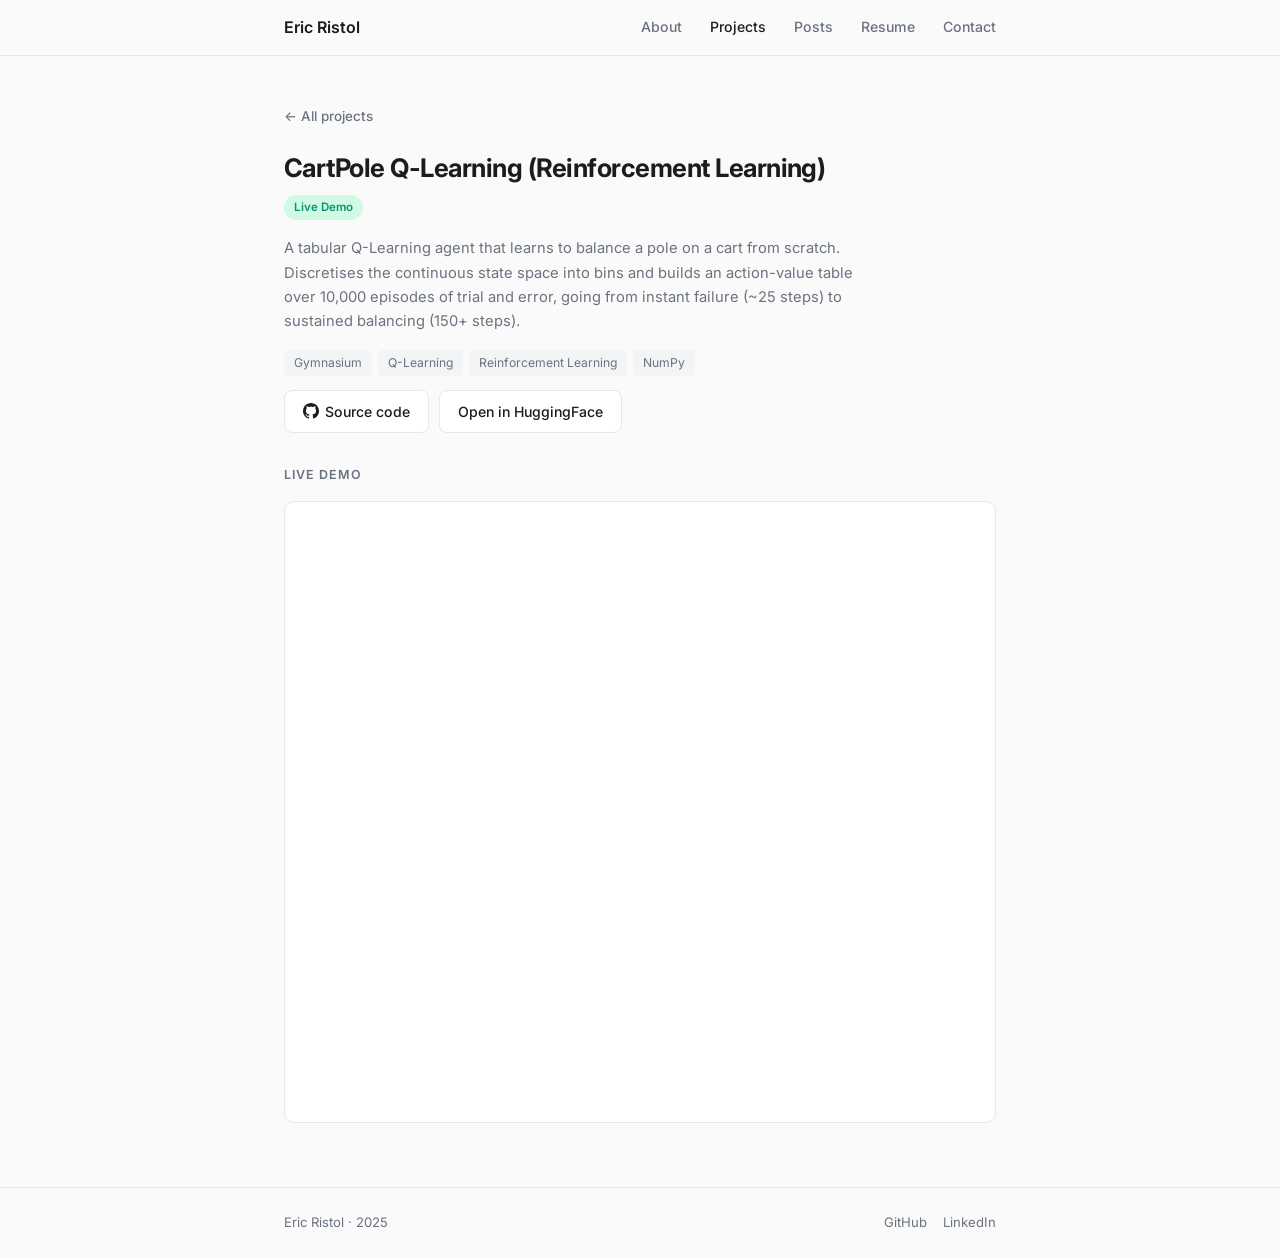
<file: projects/cartpole-qlearning.html>
<!DOCTYPE html>
<html lang="en">
<head>
    <meta charset="UTF-8">
    <meta name="viewport" content="width=device-width, initial-scale=1.0">
    <title>CartPole Q-Learning - Eric Ristol</title>
    <link rel="preconnect" href="https://fonts.googleapis.com">
    <link href="https://fonts.googleapis.com/css2?family=Inter:wght@400;500;600;700&display=swap" rel="stylesheet">
    <link rel="stylesheet" href="../assets/style.css">
</head>
<body>

    <nav class="nav">
        <div class="nav-inner">
            <a class="nav-name" href="../index.html">Eric Ristol</a>
            <button class="nav-toggle" onclick="document.querySelector('.nav-links').classList.toggle('open')" aria-label="Menu">
                <svg width="22" height="22" fill="none" stroke="currentColor" stroke-width="2"><path d="M4 7h14M4 12h14M4 17h14"/></svg>
            </button>
            <ul class="nav-links">
                <li><a href="../index.html">About</a></li>
                <li><a href="../projects.html" class="active">Projects</a></li>
                <li><a href="../posts.html">Posts</a></li>
                <li><a href="../resume.html">Resume</a></li>
                <li><a href="../contact.html">Contact</a></li>
            </ul>
        </div>
    </nav>

    <div class="container">
        <div class="project-detail-header">
            <a href="../projects.html" class="back-link">&larr; All projects</a>
            <h1>CartPole Q-Learning (Reinforcement Learning)</h1>
            <div class="badges">
                <span class="badge badge-live">Live Demo</span>
            </div>
            <p>
                A tabular Q-Learning agent that learns to balance a pole on a cart from scratch.
                Discretises the continuous state space into bins and builds an action-value table
                over 10,000 episodes of trial and error, going from instant failure (~25 steps)
                to sustained balancing (150+ steps).
            </p>
            <div class="tags">
                <span class="tag">Gymnasium</span>
                <span class="tag">Q-Learning</span>
                <span class="tag">Reinforcement Learning</span>
                <span class="tag">NumPy</span>
            </div>
            <div class="project-detail-links">
                <a href="https://github.com/Eric-Ristol/cartpole-qlearning" target="_blank" class="btn btn-secondary">
                    <svg width="16" height="16" viewBox="0 0 24 24" fill="currentColor"><path d="M12 0C5.37 0 0 5.37 0 12c0 5.3 3.438 9.8 8.205 11.387.6.113.82-.258.82-.577 0-.285-.01-1.04-.015-2.04-3.338.724-4.042-1.61-4.042-1.61-.546-1.387-1.333-1.756-1.333-1.756-1.09-.745.083-.73.083-.73 1.205.085 1.838 1.236 1.838 1.236 1.07 1.835 2.809 1.305 3.495.998.108-.776.417-1.305.76-1.605-2.665-.3-5.466-1.332-5.466-5.93 0-1.31.465-2.38 1.235-3.22-.135-.303-.54-1.523.105-3.176 0 0 1.005-.322 3.3 1.23.96-.267 1.98-.399 3-.405 1.02.006 2.04.138 3 .405 2.28-1.552 3.285-1.23 3.285-1.23.645 1.653.24 2.873.12 3.176.765.84 1.23 1.91 1.23 3.22 0 4.61-2.805 5.625-5.475 5.92.42.36.81 1.096.81 2.22 0 1.606-.015 2.896-.015 3.286 0 .315.21.69.825.57C20.565 21.795 24 17.295 24 12c0-6.63-5.37-12-12-12z"/></svg>
                    Source code
                </a>
                <a href="https://huggingface.co/spaces/EricRistol/cartpole-qlearning" target="_blank" class="btn btn-secondary">Open in HuggingFace</a>
            </div>
        </div>

        <div class="demo-section">
            <h2>Live Demo</h2>
            <div class="demo-frame">
                <iframe src="https://EricRistol-cartpole-qlearning.hf.space" loading="lazy" title="CartPole Q-Learning demo"></iframe>
            </div>
        </div>
    </div>

    <footer class="footer">
        <div class="footer-inner">
            <span>Eric Ristol &middot; 2025</span>
            <div class="footer-links">
                <a href="https://github.com/Eric-Ristol" target="_blank">GitHub</a>
                <a href="https://linkedin.com/in/eric-ristol" target="_blank">LinkedIn</a>
            </div>
        </div>
    </footer>

</body>
</html>
</file>
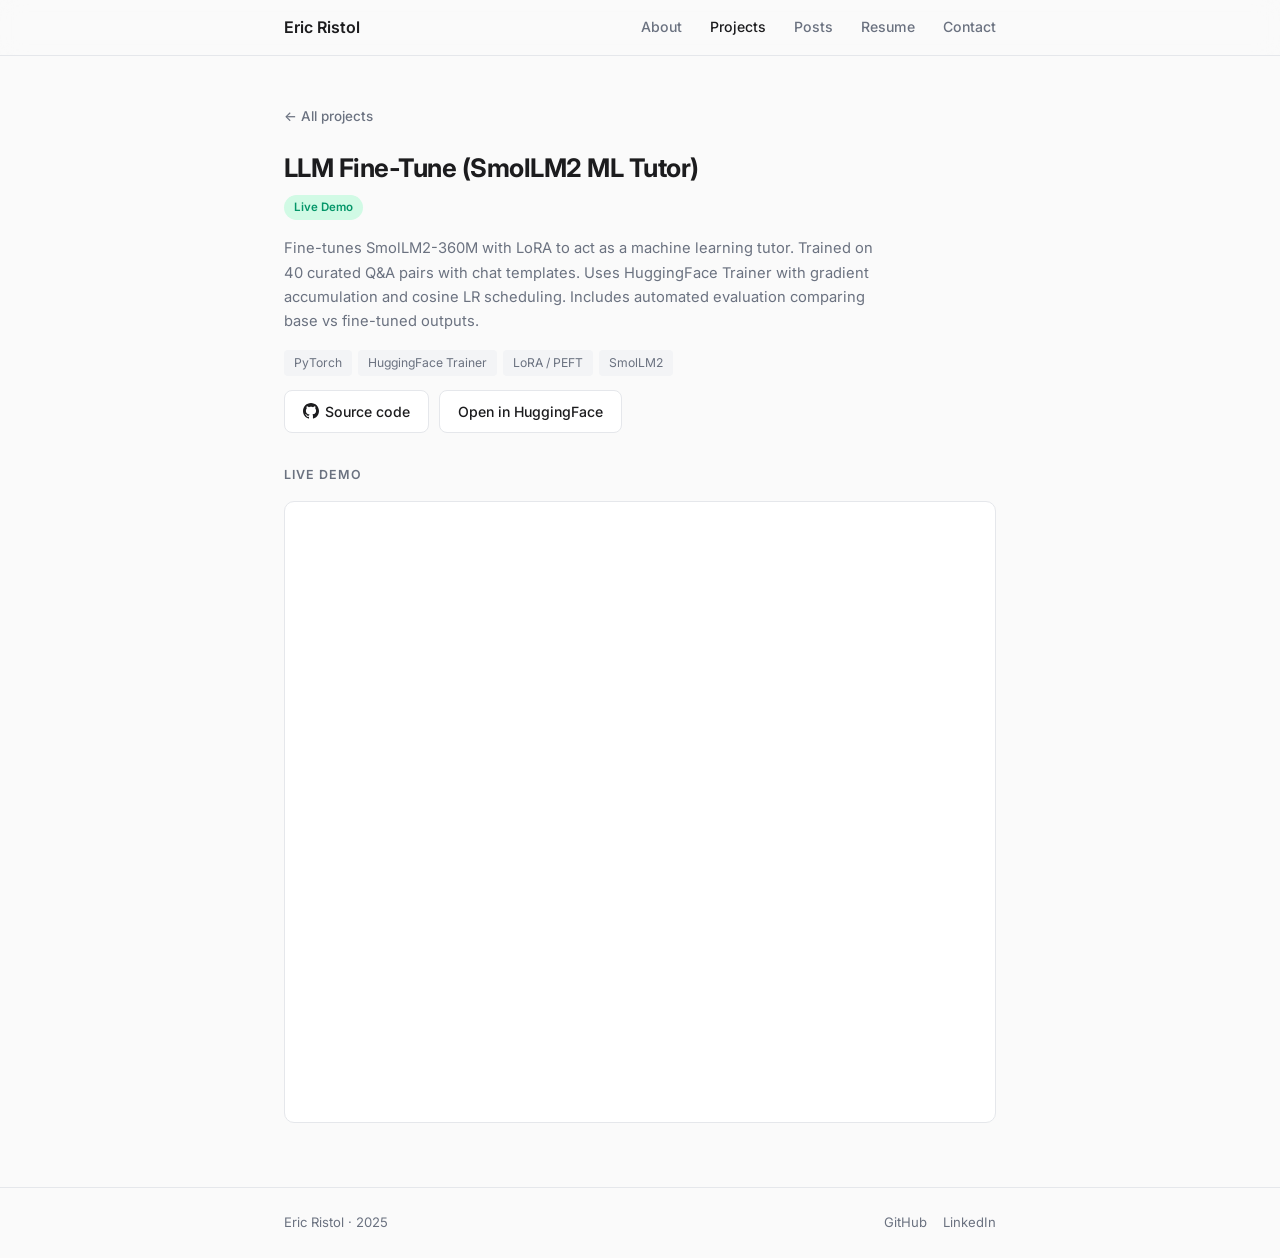
<file: projects/ml-tutor.html>
<!DOCTYPE html>
<html lang="en">
<head>
    <meta charset="UTF-8">
    <meta name="viewport" content="width=device-width, initial-scale=1.0">
    <title>ML Tutor - Eric Ristol</title>
    <link rel="preconnect" href="https://fonts.googleapis.com">
    <link href="https://fonts.googleapis.com/css2?family=Inter:wght@400;500;600;700&display=swap" rel="stylesheet">
    <link rel="stylesheet" href="../assets/style.css">
</head>
<body>

    <nav class="nav">
        <div class="nav-inner">
            <a class="nav-name" href="../index.html">Eric Ristol</a>
            <button class="nav-toggle" onclick="document.querySelector('.nav-links').classList.toggle('open')" aria-label="Menu">
                <svg width="22" height="22" fill="none" stroke="currentColor" stroke-width="2"><path d="M4 7h14M4 12h14M4 17h14"/></svg>
            </button>
            <ul class="nav-links">
                <li><a href="../index.html">About</a></li>
                <li><a href="../projects.html" class="active">Projects</a></li>
                <li><a href="../posts.html">Posts</a></li>
                <li><a href="../resume.html">Resume</a></li>
                <li><a href="../contact.html">Contact</a></li>
            </ul>
        </div>
    </nav>

    <div class="container">
        <div class="project-detail-header">
            <a href="../projects.html" class="back-link">&larr; All projects</a>
            <h1>LLM Fine-Tune (SmolLM2 ML Tutor)</h1>
            <div class="badges">
                <span class="badge badge-live">Live Demo</span>
            </div>
            <p>
                Fine-tunes SmolLM2-360M with LoRA to act as a machine learning tutor. Trained on 40
                curated Q&A pairs with chat templates. Uses HuggingFace Trainer with gradient accumulation
                and cosine LR scheduling. Includes automated evaluation comparing base vs fine-tuned outputs.
            </p>
            <div class="tags">
                <span class="tag">PyTorch</span>
                <span class="tag">HuggingFace Trainer</span>
                <span class="tag">LoRA / PEFT</span>
                <span class="tag">SmolLM2</span>
            </div>
            <div class="project-detail-links">
                <a href="https://github.com/Eric-Ristol/ml-tutor-lora" target="_blank" class="btn btn-secondary">
                    <svg width="16" height="16" viewBox="0 0 24 24" fill="currentColor"><path d="M12 0C5.37 0 0 5.37 0 12c0 5.3 3.438 9.8 8.205 11.387.6.113.82-.258.82-.577 0-.285-.01-1.04-.015-2.04-3.338.724-4.042-1.61-4.042-1.61-.546-1.387-1.333-1.756-1.333-1.756-1.09-.745.083-.73.083-.73 1.205.085 1.838 1.236 1.838 1.236 1.07 1.835 2.809 1.305 3.495.998.108-.776.417-1.305.76-1.605-2.665-.3-5.466-1.332-5.466-5.93 0-1.31.465-2.38 1.235-3.22-.135-.303-.54-1.523.105-3.176 0 0 1.005-.322 3.3 1.23.96-.267 1.98-.399 3-.405 1.02.006 2.04.138 3 .405 2.28-1.552 3.285-1.23 3.285-1.23.645 1.653.24 2.873.12 3.176.765.84 1.23 1.91 1.23 3.22 0 4.61-2.805 5.625-5.475 5.92.42.36.81 1.096.81 2.22 0 1.606-.015 2.896-.015 3.286 0 .315.21.69.825.57C20.565 21.795 24 17.295 24 12c0-6.63-5.37-12-12-12z"/></svg>
                    Source code
                </a>
                <a href="https://huggingface.co/spaces/EricRistol/ml-tutor" target="_blank" class="btn btn-secondary">Open in HuggingFace</a>
            </div>
        </div>

        <div class="demo-section">
            <h2>Live Demo</h2>
            <div class="demo-frame">
                <iframe src="https://EricRistol-ml-tutor.hf.space" loading="lazy" title="ML Tutor demo"></iframe>
            </div>
        </div>
    </div>

    <footer class="footer">
        <div class="footer-inner">
            <span>Eric Ristol &middot; 2025</span>
            <div class="footer-links">
                <a href="https://github.com/Eric-Ristol" target="_blank">GitHub</a>
                <a href="https://linkedin.com/in/eric-ristol" target="_blank">LinkedIn</a>
            </div>
        </div>
    </footer>

</body>
</html>
</file>
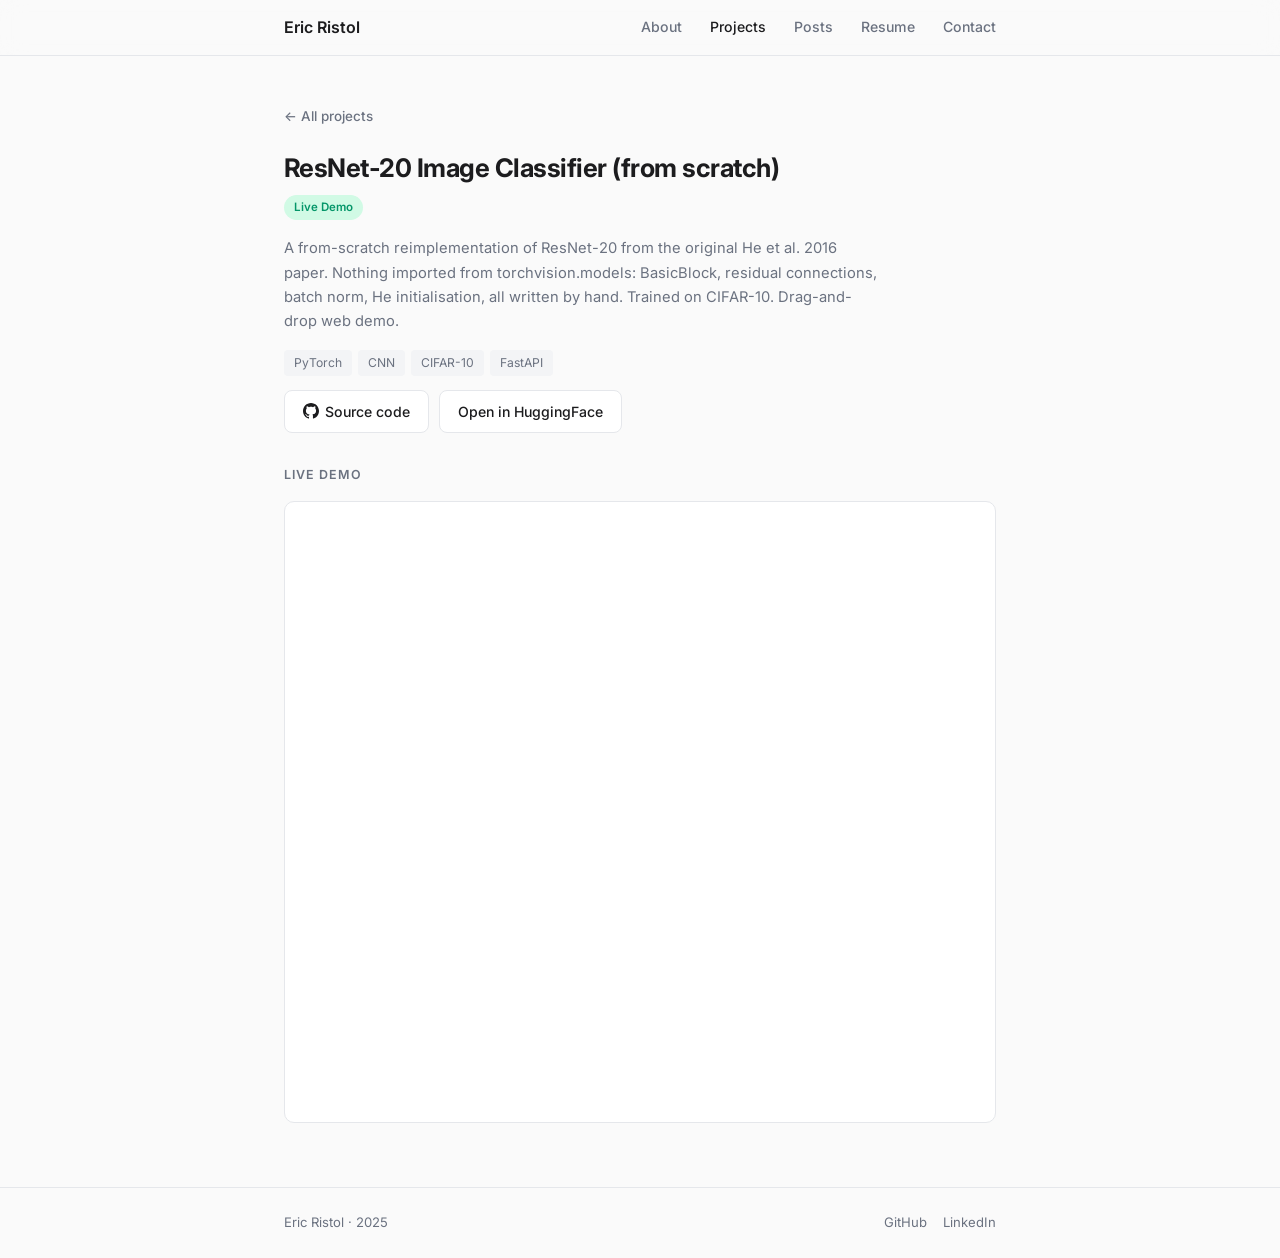
<file: projects/resnet-cifar10.html>
<!DOCTYPE html>
<html lang="en">
<head>
    <meta charset="UTF-8">
    <meta name="viewport" content="width=device-width, initial-scale=1.0">
    <title>ResNet-20 - Eric Ristol</title>
    <link rel="preconnect" href="https://fonts.googleapis.com">
    <link href="https://fonts.googleapis.com/css2?family=Inter:wght@400;500;600;700&display=swap" rel="stylesheet">
    <link rel="stylesheet" href="../assets/style.css">
</head>
<body>

    <nav class="nav">
        <div class="nav-inner">
            <a class="nav-name" href="../index.html">Eric Ristol</a>
            <button class="nav-toggle" onclick="document.querySelector('.nav-links').classList.toggle('open')" aria-label="Menu">
                <svg width="22" height="22" fill="none" stroke="currentColor" stroke-width="2"><path d="M4 7h14M4 12h14M4 17h14"/></svg>
            </button>
            <ul class="nav-links">
                <li><a href="../index.html">About</a></li>
                <li><a href="../projects.html" class="active">Projects</a></li>
                <li><a href="../posts.html">Posts</a></li>
                <li><a href="../resume.html">Resume</a></li>
                <li><a href="../contact.html">Contact</a></li>
            </ul>
        </div>
    </nav>

    <div class="container">
        <div class="project-detail-header">
            <a href="../projects.html" class="back-link">&larr; All projects</a>
            <h1>ResNet-20 Image Classifier (from scratch)</h1>
            <div class="badges">
                <span class="badge badge-live">Live Demo</span>
            </div>
            <p>
                A from-scratch reimplementation of ResNet-20 from the original He et al. 2016 paper.
                Nothing imported from torchvision.models: BasicBlock, residual connections, batch norm,
                He initialisation, all written by hand. Trained on CIFAR-10. Drag-and-drop web demo.
            </p>
            <div class="tags">
                <span class="tag">PyTorch</span>
                <span class="tag">CNN</span>
                <span class="tag">CIFAR-10</span>
                <span class="tag">FastAPI</span>
            </div>
            <div class="project-detail-links">
                <a href="https://github.com/Eric-Ristol/resnet-from-scratch" target="_blank" class="btn btn-secondary">
                    <svg width="16" height="16" viewBox="0 0 24 24" fill="currentColor"><path d="M12 0C5.37 0 0 5.37 0 12c0 5.3 3.438 9.8 8.205 11.387.6.113.82-.258.82-.577 0-.285-.01-1.04-.015-2.04-3.338.724-4.042-1.61-4.042-1.61-.546-1.387-1.333-1.756-1.333-1.756-1.09-.745.083-.73.083-.73 1.205.085 1.838 1.236 1.838 1.236 1.07 1.835 2.809 1.305 3.495.998.108-.776.417-1.305.76-1.605-2.665-.3-5.466-1.332-5.466-5.93 0-1.31.465-2.38 1.235-3.22-.135-.303-.54-1.523.105-3.176 0 0 1.005-.322 3.3 1.23.96-.267 1.98-.399 3-.405 1.02.006 2.04.138 3 .405 2.28-1.552 3.285-1.23 3.285-1.23.645 1.653.24 2.873.12 3.176.765.84 1.23 1.91 1.23 3.22 0 4.61-2.805 5.625-5.475 5.92.42.36.81 1.096.81 2.22 0 1.606-.015 2.896-.015 3.286 0 .315.21.69.825.57C20.565 21.795 24 17.295 24 12c0-6.63-5.37-12-12-12z"/></svg>
                    Source code
                </a>
                <a href="https://huggingface.co/spaces/EricRistol/resnet-cifar10" target="_blank" class="btn btn-secondary">Open in HuggingFace</a>
            </div>
        </div>

        <div class="demo-section">
            <h2>Live Demo</h2>
            <div class="demo-frame">
                <iframe src="https://EricRistol-resnet-cifar10.hf.space" loading="lazy" title="ResNet-20 demo"></iframe>
            </div>
        </div>
    </div>

    <footer class="footer">
        <div class="footer-inner">
            <span>Eric Ristol &middot; 2025</span>
            <div class="footer-links">
                <a href="https://github.com/Eric-Ristol" target="_blank">GitHub</a>
                <a href="https://linkedin.com/in/eric-ristol" target="_blank">LinkedIn</a>
            </div>
        </div>
    </footer>

</body>
</html>
</file>
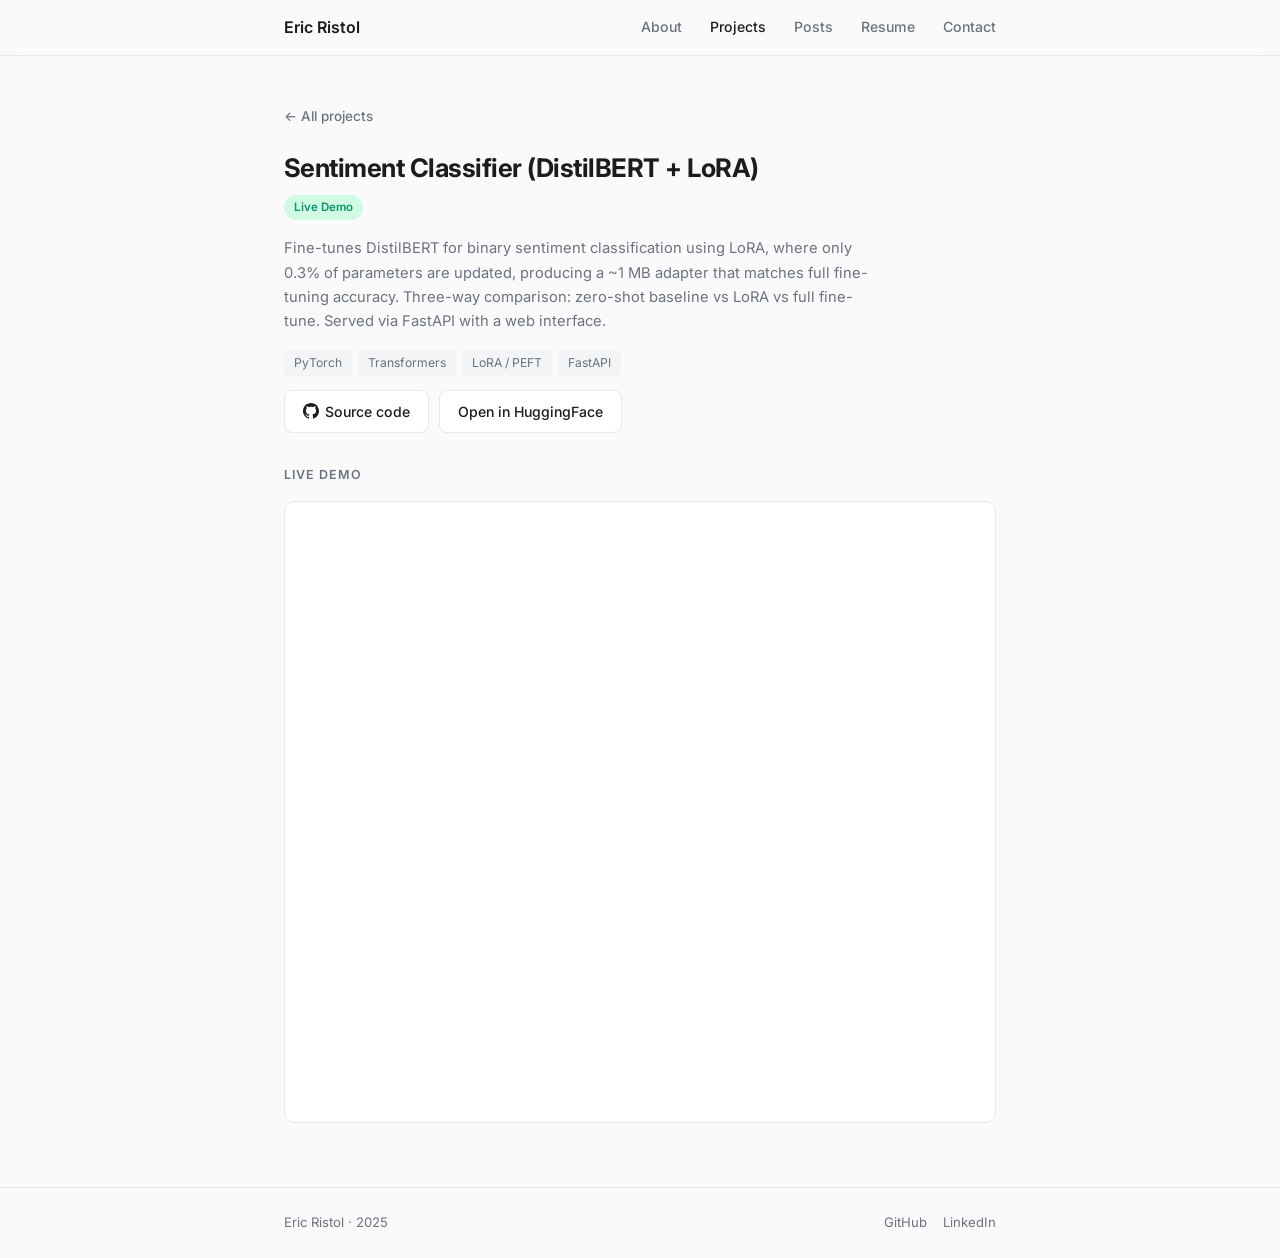
<file: projects/sentiment-classifier.html>
<!DOCTYPE html>
<html lang="en">
<head>
    <meta charset="UTF-8">
    <meta name="viewport" content="width=device-width, initial-scale=1.0">
    <title>Sentiment Classifier - Eric Ristol</title>
    <link rel="preconnect" href="https://fonts.googleapis.com">
    <link href="https://fonts.googleapis.com/css2?family=Inter:wght@400;500;600;700&display=swap" rel="stylesheet">
    <link rel="stylesheet" href="../assets/style.css">
</head>
<body>

    <nav class="nav">
        <div class="nav-inner">
            <a class="nav-name" href="../index.html">Eric Ristol</a>
            <button class="nav-toggle" onclick="document.querySelector('.nav-links').classList.toggle('open')" aria-label="Menu">
                <svg width="22" height="22" fill="none" stroke="currentColor" stroke-width="2"><path d="M4 7h14M4 12h14M4 17h14"/></svg>
            </button>
            <ul class="nav-links">
                <li><a href="../index.html">About</a></li>
                <li><a href="../projects.html" class="active">Projects</a></li>
                <li><a href="../posts.html">Posts</a></li>
                <li><a href="../resume.html">Resume</a></li>
                <li><a href="../contact.html">Contact</a></li>
            </ul>
        </div>
    </nav>

    <div class="container">
        <div class="project-detail-header">
            <a href="../projects.html" class="back-link">&larr; All projects</a>
            <h1>Sentiment Classifier (DistilBERT + LoRA)</h1>
            <div class="badges">
                <span class="badge badge-live">Live Demo</span>
            </div>
            <p>
                Fine-tunes DistilBERT for binary sentiment classification using LoRA, where only 0.3% of
                parameters are updated, producing a ~1 MB adapter that matches full fine-tuning accuracy.
                Three-way comparison: zero-shot baseline vs LoRA vs full fine-tune. Served via FastAPI
                with a web interface.
            </p>
            <div class="tags">
                <span class="tag">PyTorch</span>
                <span class="tag">Transformers</span>
                <span class="tag">LoRA / PEFT</span>
                <span class="tag">FastAPI</span>
            </div>
            <div class="project-detail-links">
                <a href="https://github.com/Eric-Ristol/sentiment-classifier" target="_blank" class="btn btn-secondary">
                    <svg width="16" height="16" viewBox="0 0 24 24" fill="currentColor"><path d="M12 0C5.37 0 0 5.37 0 12c0 5.3 3.438 9.8 8.205 11.387.6.113.82-.258.82-.577 0-.285-.01-1.04-.015-2.04-3.338.724-4.042-1.61-4.042-1.61-.546-1.387-1.333-1.756-1.333-1.756-1.09-.745.083-.73.083-.73 1.205.085 1.838 1.236 1.838 1.236 1.07 1.835 2.809 1.305 3.495.998.108-.776.417-1.305.76-1.605-2.665-.3-5.466-1.332-5.466-5.93 0-1.31.465-2.38 1.235-3.22-.135-.303-.54-1.523.105-3.176 0 0 1.005-.322 3.3 1.23.96-.267 1.98-.399 3-.405 1.02.006 2.04.138 3 .405 2.28-1.552 3.285-1.23 3.285-1.23.645 1.653.24 2.873.12 3.176.765.84 1.23 1.91 1.23 3.22 0 4.61-2.805 5.625-5.475 5.92.42.36.81 1.096.81 2.22 0 1.606-.015 2.896-.015 3.286 0 .315.21.69.825.57C20.565 21.795 24 17.295 24 12c0-6.63-5.37-12-12-12z"/></svg>
                    Source code
                </a>
                <a href="https://huggingface.co/spaces/EricRistol/sentiment-classifier" target="_blank" class="btn btn-secondary">Open in HuggingFace</a>
            </div>
        </div>

        <div class="demo-section">
            <h2>Live Demo</h2>
            <div class="demo-frame">
                <iframe src="https://EricRistol-sentiment-classifier.hf.space" loading="lazy" title="Sentiment Classifier demo"></iframe>
            </div>
        </div>
    </div>

    <footer class="footer">
        <div class="footer-inner">
            <span>Eric Ristol &middot; 2025</span>
            <div class="footer-links">
                <a href="https://github.com/Eric-Ristol" target="_blank">GitHub</a>
                <a href="https://linkedin.com/in/eric-ristol" target="_blank">LinkedIn</a>
            </div>
        </div>
    </footer>

</body>
</html>
</file>
<file: assets/style.css>
/* ===== Reset & base ===== */
*, *::before, *::after { box-sizing: border-box; margin: 0; padding: 0; }

:root {
    --bg: #fafafa;
    --surface: #ffffff;
    --text: #1c1c1e;
    --text-secondary: #6b7280;
    --accent: #2563eb;
    --accent-hover: #1d4ed8;
    --border: #e5e7eb;
    --tag-bg: #f3f4f6;
    --green: #059669;
    --green-bg: #d1fae5;
    --radius: 10px;
    --max-w: 760px;
    --nav-h: 56px;
}

html { scroll-behavior: smooth; }

body {
    font-family: "Inter", -apple-system, BlinkMacSystemFont, "Segoe UI", Roboto, sans-serif;
    background: var(--bg);
    color: var(--text);
    line-height: 1.65;
    font-size: 15px;
    -webkit-font-smoothing: antialiased;
}

a { color: var(--accent); text-decoration: none; }
a:hover { color: var(--accent-hover); }

img { max-width: 100%; display: block; }

/* ===== Nav ===== */
.nav {
    position: sticky;
    top: 0;
    z-index: 100;
    background: rgba(250, 250, 250, 0.85);
    backdrop-filter: blur(12px);
    -webkit-backdrop-filter: blur(12px);
    border-bottom: 1px solid var(--border);
    height: var(--nav-h);
    display: flex;
    align-items: center;
}

.nav-inner {
    max-width: var(--max-w);
    width: 100%;
    margin: 0 auto;
    padding: 0 24px;
    display: flex;
    align-items: center;
    justify-content: space-between;
}

.nav-name {
    font-weight: 600;
    font-size: 1rem;
    color: var(--text);
}

.nav-links {
    display: flex;
    gap: 28px;
    list-style: none;
}

.nav-links a {
    font-size: 0.88rem;
    color: var(--text-secondary);
    font-weight: 500;
    transition: color 0.2s;
}

.nav-links a:hover,
.nav-links a.active {
    color: var(--text);
}

.nav-toggle {
    display: none;
    background: none;
    border: none;
    cursor: pointer;
    padding: 4px;
}

.nav-toggle svg { display: block; }

/* ===== Layout ===== */
.container {
    max-width: var(--max-w);
    margin: 0 auto;
    padding: 0 24px;
}

.page-top {
    padding: 64px 0 40px;
}

.page-title {
    font-size: 1.75rem;
    font-weight: 700;
    margin-bottom: 8px;
    letter-spacing: -0.02em;
}

.page-subtitle {
    color: var(--text-secondary);
    font-size: 1rem;
    max-width: 520px;
}

/* ===== Home hero ===== */
.hero {
    padding: 80px 0 48px;
}

.hero-greeting {
    font-size: 0.9rem;
    color: var(--text-secondary);
    margin-bottom: 8px;
}

.hero h1 {
    font-size: 2.4rem;
    font-weight: 700;
    letter-spacing: -0.03em;
    margin-bottom: 6px;
}

.hero .role {
    font-size: 1.15rem;
    color: var(--text-secondary);
    margin-bottom: 24px;
}

.hero .bio {
    font-size: 0.95rem;
    color: var(--text);
    max-width: 540px;
    margin-bottom: 32px;
    line-height: 1.7;
}

.hero-links {
    display: flex;
    gap: 12px;
    flex-wrap: wrap;
}

.btn {
    display: inline-flex;
    align-items: center;
    gap: 6px;
    font-size: 0.88rem;
    font-weight: 500;
    padding: 9px 18px;
    border-radius: 8px;
    transition: all 0.2s;
    border: 1px solid transparent;
}

.btn-primary {
    background: var(--accent);
    color: #fff;
    border-color: var(--accent);
}

.btn-primary:hover {
    background: var(--accent-hover);
    color: #fff;
}

.btn-secondary {
    background: var(--surface);
    color: var(--text);
    border-color: var(--border);
}

.btn-secondary:hover {
    border-color: var(--text-secondary);
    color: var(--text);
}

/* ===== Highlights (home) ===== */
.highlights {
    padding-bottom: 64px;
}

.highlights-label {
    font-size: 0.78rem;
    font-weight: 600;
    text-transform: uppercase;
    letter-spacing: 0.08em;
    color: var(--text-secondary);
    margin-bottom: 20px;
}

.highlight-grid {
    display: grid;
    grid-template-columns: repeat(3, 1fr);
    gap: 16px;
}

.highlight-card {
    background: var(--surface);
    border: 1px solid var(--border);
    border-radius: var(--radius);
    padding: 24px;
}

.highlight-card .number {
    font-size: 1.6rem;
    font-weight: 700;
    color: var(--accent);
    margin-bottom: 4px;
}

.highlight-card .label {
    font-size: 0.85rem;
    color: var(--text-secondary);
}

/* ===== Skills grid (home) ===== */
.skills-section {
    padding-bottom: 72px;
}

.skill-groups {
    display: grid;
    grid-template-columns: repeat(2, 1fr);
    gap: 16px;
}

.skill-group {
    background: var(--surface);
    border: 1px solid var(--border);
    border-radius: var(--radius);
    padding: 24px;
}

.skill-group h3 {
    font-size: 0.88rem;
    font-weight: 600;
    margin-bottom: 10px;
}

.skill-tags {
    display: flex;
    flex-wrap: wrap;
    gap: 6px;
}

.skill-tag {
    font-size: 0.78rem;
    background: var(--tag-bg);
    color: var(--text-secondary);
    padding: 4px 10px;
    border-radius: 5px;
}

/* ===== Projects page ===== */
.projects-grid {
    padding-bottom: 72px;
}

.project-card {
    background: var(--surface);
    border: 1px solid var(--border);
    border-radius: var(--radius);
    padding: 28px;
    margin-bottom: 16px;
    transition: box-shadow 0.2s;
}

.project-card:hover {
    box-shadow: 0 2px 12px rgba(0,0,0,0.05);
}

.project-header {
    display: flex;
    justify-content: space-between;
    align-items: flex-start;
    gap: 12px;
    margin-bottom: 10px;
}

.project-card h3 {
    font-size: 1.1rem;
    font-weight: 600;
}

.badge {
    font-size: 0.72rem;
    font-weight: 600;
    padding: 3px 10px;
    border-radius: 20px;
    white-space: nowrap;
    flex-shrink: 0;
}

.badge-live { background: var(--green-bg); color: var(--green); }
.badge-ml { background: #dbeafe; color: var(--accent); }
.badge-scratch { background: #fef3c7; color: #d97706; }
.badge-backend { background: var(--tag-bg); color: var(--text-secondary); }

.project-card p {
    color: var(--text-secondary);
    font-size: 0.9rem;
    margin-bottom: 14px;
    line-height: 1.6;
}

.tags {
    display: flex;
    flex-wrap: wrap;
    gap: 6px;
    margin-bottom: 14px;
}

.tag {
    font-size: 0.76rem;
    background: var(--tag-bg);
    color: var(--text-secondary);
    padding: 3px 10px;
    border-radius: 4px;
}

.project-links {
    display: flex;
    gap: 16px;
    flex-wrap: wrap;
}

.project-links a {
    font-size: 0.85rem;
    font-weight: 500;
}

.live-link { color: var(--green) !important; font-weight: 600 !important; }

/* ===== Project detail page ===== */
.project-detail-header {
    padding: 48px 0 32px;
}

.back-link {
    display: inline-flex;
    align-items: center;
    gap: 4px;
    font-size: 0.84rem;
    font-weight: 500;
    color: var(--text-secondary);
    margin-bottom: 20px;
}

.back-link:hover { color: var(--text); }

.project-detail-header h1 {
    font-size: 1.6rem;
    font-weight: 700;
    letter-spacing: -0.02em;
    margin-bottom: 6px;
}

.project-detail-header .badges {
    display: flex;
    gap: 8px;
    margin-bottom: 16px;
}

.project-detail-header p {
    font-size: 0.92rem;
    color: var(--text-secondary);
    max-width: 600px;
    line-height: 1.65;
    margin-bottom: 16px;
}

.project-detail-links {
    display: flex;
    gap: 10px;
    flex-wrap: wrap;
    margin-bottom: 0;
}

.demo-section {
    padding-bottom: 48px;
}

.demo-section h2 {
    font-size: 0.78rem;
    font-weight: 600;
    text-transform: uppercase;
    letter-spacing: 0.08em;
    color: var(--text-secondary);
    margin-bottom: 16px;
}

.demo-frame {
    width: 100%;
    border: 1px solid var(--border);
    border-radius: var(--radius);
    overflow: hidden;
    background: var(--surface);
}

.demo-frame iframe {
    width: 100%;
    height: calc(100vh - 280px);
    min-height: 500px;
    border: none;
    display: block;
}

/* project card link wrapper */
.project-card-link {
    text-decoration: none;
    color: inherit;
    display: block;
}

.project-card-link .project-card {
    cursor: pointer;
}

.project-card-link:hover .project-card {
    box-shadow: 0 2px 12px rgba(0,0,0,0.05);
    border-color: #d1d5db;
}

/* ===== Resume page ===== */
.resume-section {
    padding-bottom: 48px;
}

.resume-download {
    margin-bottom: 40px;
}

.timeline {
    position: relative;
    padding-left: 24px;
}

.timeline::before {
    content: "";
    position: absolute;
    left: 0;
    top: 6px;
    bottom: 6px;
    width: 2px;
    background: var(--border);
}

.timeline-item {
    position: relative;
    margin-bottom: 32px;
}

.timeline-item:last-child { margin-bottom: 0; }

.timeline-item::before {
    content: "";
    position: absolute;
    left: -24px;
    top: 7px;
    width: 10px;
    height: 10px;
    border-radius: 50%;
    background: var(--accent);
    border: 2px solid var(--bg);
}

.timeline-item h3 {
    font-size: 1rem;
    font-weight: 600;
    margin-bottom: 2px;
}

.timeline-item .where {
    font-size: 0.88rem;
    color: var(--text-secondary);
}

.timeline-item .when {
    font-size: 0.8rem;
    color: var(--text-secondary);
    margin-bottom: 6px;
}

.timeline-item .details {
    font-size: 0.88rem;
    color: var(--text);
}

.resume-label {
    font-size: 0.78rem;
    font-weight: 600;
    text-transform: uppercase;
    letter-spacing: 0.08em;
    color: var(--text-secondary);
    margin-bottom: 20px;
}

/* ===== Contact page ===== */
.contact-section {
    padding-bottom: 72px;
}

.contact-grid {
    display: grid;
    grid-template-columns: 1fr 1fr;
    gap: 32px;
}

.contact-info h3 {
    font-size: 1rem;
    font-weight: 600;
    margin-bottom: 12px;
}

.contact-info p {
    font-size: 0.9rem;
    color: var(--text-secondary);
    margin-bottom: 20px;
    line-height: 1.6;
}

.contact-links {
    list-style: none;
    display: flex;
    flex-direction: column;
    gap: 12px;
}

.contact-links a {
    display: inline-flex;
    align-items: center;
    gap: 8px;
    font-size: 0.9rem;
    color: var(--text);
}

.contact-links svg {
    flex-shrink: 0;
    color: var(--text-secondary);
}

.contact-form {
    background: var(--surface);
    border: 1px solid var(--border);
    border-radius: var(--radius);
    padding: 28px;
}

.form-group {
    margin-bottom: 16px;
}

.form-group label {
    display: block;
    font-size: 0.84rem;
    font-weight: 500;
    margin-bottom: 6px;
    color: var(--text);
}

.form-group input,
.form-group textarea {
    width: 100%;
    font-family: inherit;
    font-size: 0.9rem;
    padding: 10px 14px;
    border: 1px solid var(--border);
    border-radius: 8px;
    background: var(--bg);
    color: var(--text);
    outline: none;
    transition: border-color 0.2s;
}

.form-group input:focus,
.form-group textarea:focus {
    border-color: var(--accent);
}

.form-group textarea {
    resize: vertical;
    min-height: 120px;
}

.form-submit {
    width: 100%;
}

/* ===== Footer ===== */
.footer {
    border-top: 1px solid var(--border);
    padding: 24px 0;
    margin-top: 16px;
}

.footer-inner {
    max-width: var(--max-w);
    margin: 0 auto;
    padding: 0 24px;
    display: flex;
    justify-content: space-between;
    align-items: center;
    font-size: 0.82rem;
    color: var(--text-secondary);
}

.footer-inner a { color: var(--text-secondary); }
.footer-inner a:hover { color: var(--text); }
/* ===== Posts / Blog ===== */
.posts-list { display: flex; flex-direction: column; gap: 1px; }
.post-card {
    display: block;
    padding: 24px 0;
    border-bottom: 1px solid var(--border);
    text-decoration: none;
    color: inherit;
    transition: background 0.15s;
}
.post-card:first-child { border-top: 1px solid var(--border); }
.post-card:hover { background: rgba(0,0,0,0.02); }
.post-card h2 {
    font-size: 1.1rem;
    font-weight: 600;
    color: var(--text);
    margin-bottom: 6px;
}
.post-card p {
    font-size: 0.9rem;
    color: var(--text-secondary);
    line-height: 1.5;
}
.post-meta {
    display: flex;
    align-items: center;
    gap: 10px;
    margin-bottom: 6px;
    font-size: 0.8rem;
    color: var(--text-secondary);
}
.post-tag {
    background: var(--border);
    padding: 2px 8px;
    border-radius: 4px;
    font-size: 0.75rem;
}
.posts-empty {
    padding: 48px 0;
    text-align: center;
    color: var(--text-secondary);
    font-size: 0.95rem;
}

/* Post detail page */
.post-content {
    max-width: 680px;
    margin: 0 auto;
    line-height: 1.75;
    font-size: 1rem;
    color: var(--text);
}
.post-content h2 {
    font-size: 1.3rem;
    margin-top: 32px;
    margin-bottom: 12px;
}
.post-content h3 {
    font-size: 1.1rem;
    margin-top: 24px;
    margin-bottom: 8px;
}
.post-content p { margin-bottom: 16px; }
.post-content code {
    background: var(--border);
    padding: 2px 6px;
    border-radius: 4px;
    font-size: 0.9em;
}
.post-content pre {
    background: #1e1e1e;
    color: #d4d4d4;
    padding: 16px;
    border-radius: 8px;
    overflow-x: auto;
    margin-bottom: 16px;
    font-size: 0.85rem;
    line-height: 1.5;
}
.post-content pre code {
    background: none;
    padding: 0;
}
.post-content ul, .post-content ol {
    margin-bottom: 16px;
    padding-left: 24px;
}
.post-content li { margin-bottom: 6px; }
.post-header {
    max-width: 680px;
    margin: 0 auto 32px;
}
.post-header h1 {
    font-size: 1.8rem;
    margin-bottom: 8px;
}
.post-header .post-meta { margin-bottom: 16px; }

.footer-links { display: flex; gap: 16px; }
.footer-links a { color: var(--text-secondary); }
.footer-links a:hover { color: var(--text); }

/* ===== Responsive ===== */
@media (max-width: 640px) {
    .hero { padding: 48px 0 32px; }
    .hero h1 { font-size: 1.8rem; }
    .highlight-grid { grid-template-columns: 1fr; }
    .skill-groups { grid-template-columns: 1fr; }
    .contact-grid { grid-template-columns: 1fr; }
    .project-header { flex-direction: column; gap: 6px; }

    .nav-links { display: none; }
    .nav-links.open {
        display: flex;
        flex-direction: column;
        position: absolute;
        top: var(--nav-h);
        left: 0;
        right: 0;
        background: var(--bg);
        border-bottom: 1px solid var(--border);
        padding: 16px 24px;
        gap: 16px;
    }
    .nav-toggle { display: block; }
}
</file>
